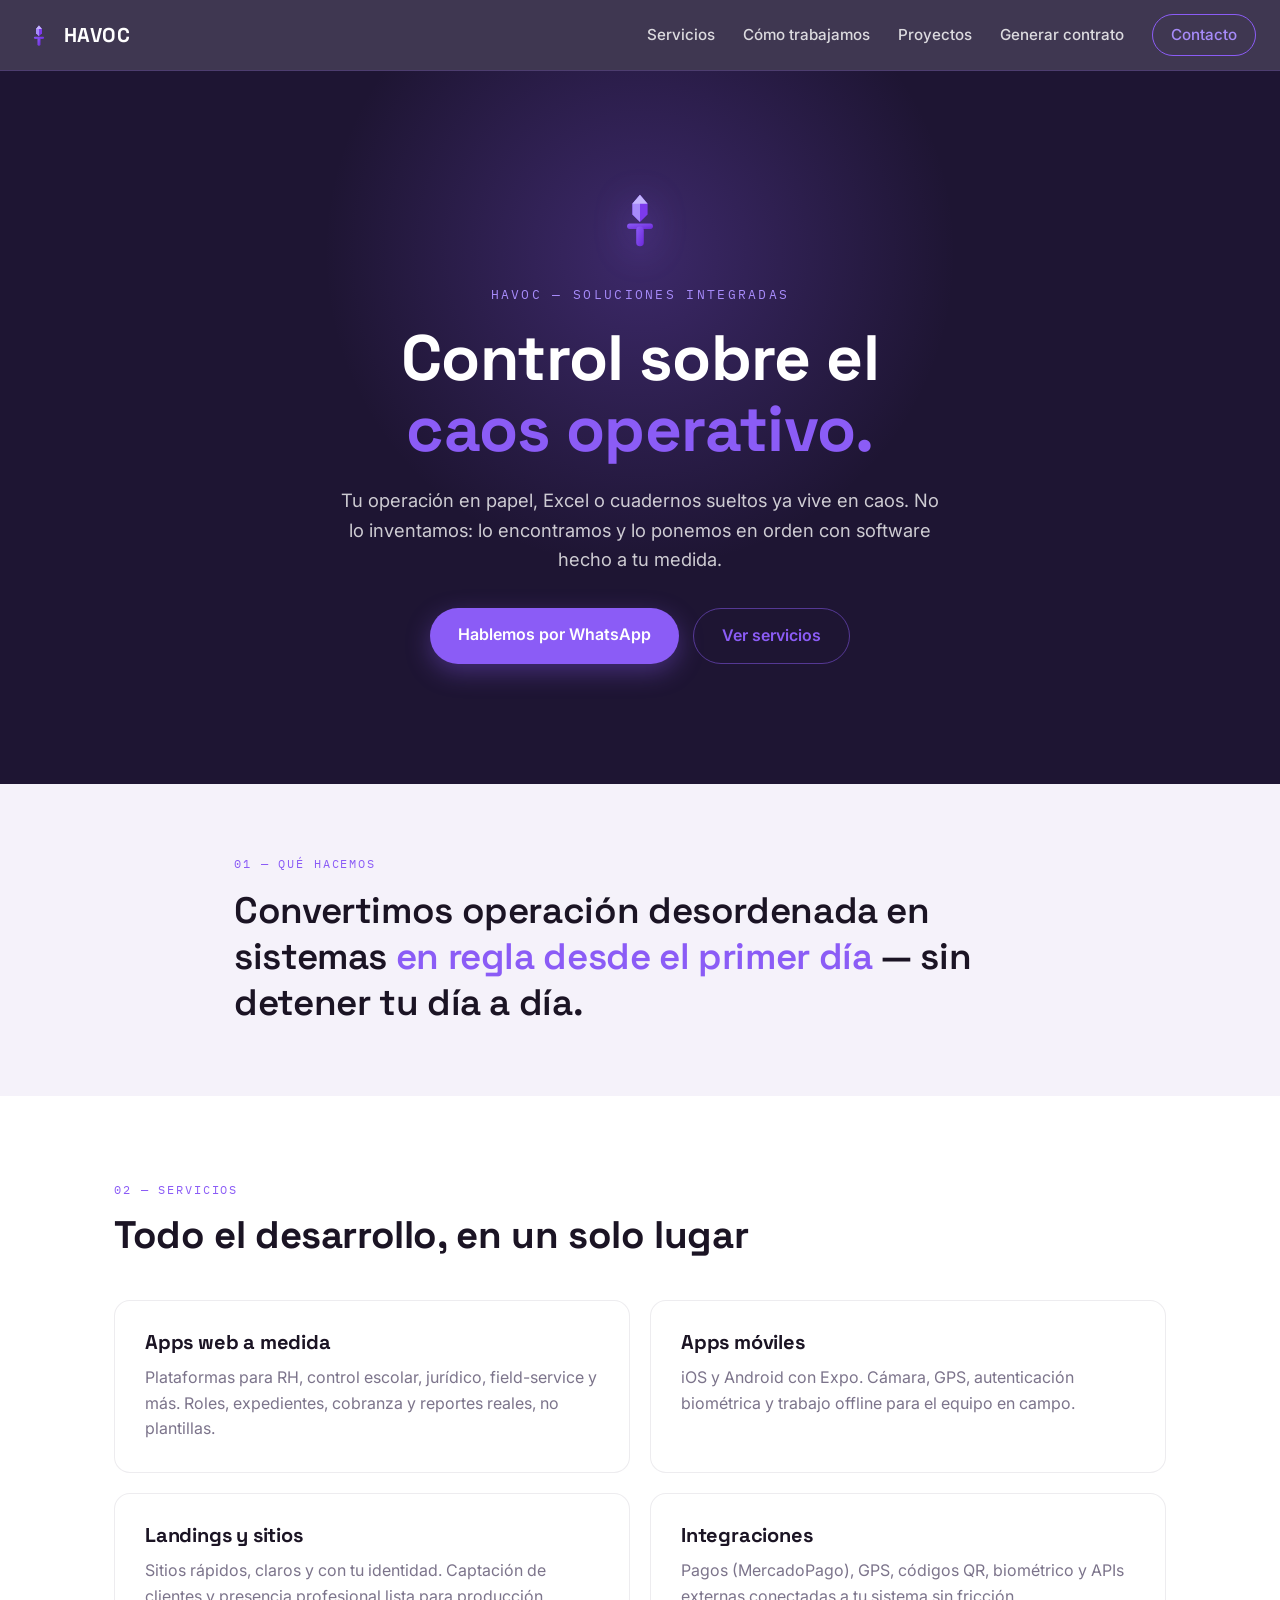
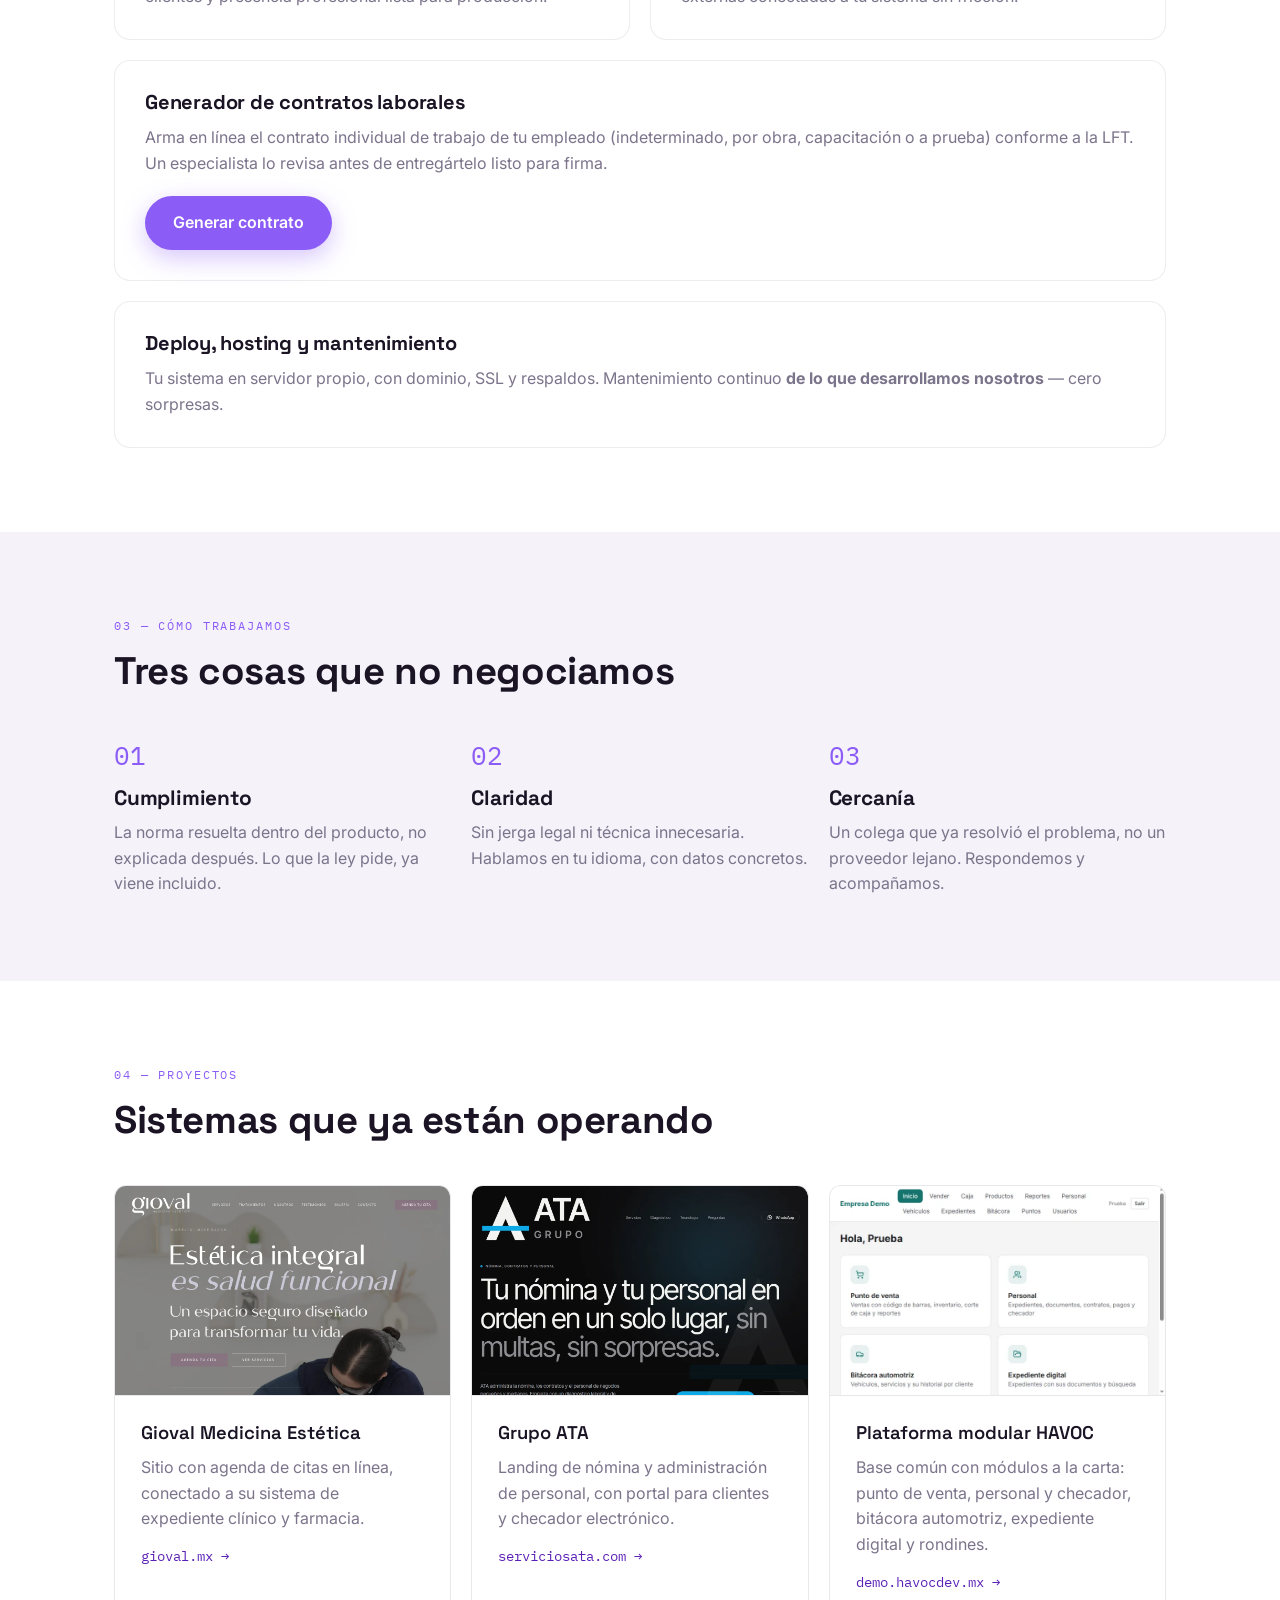
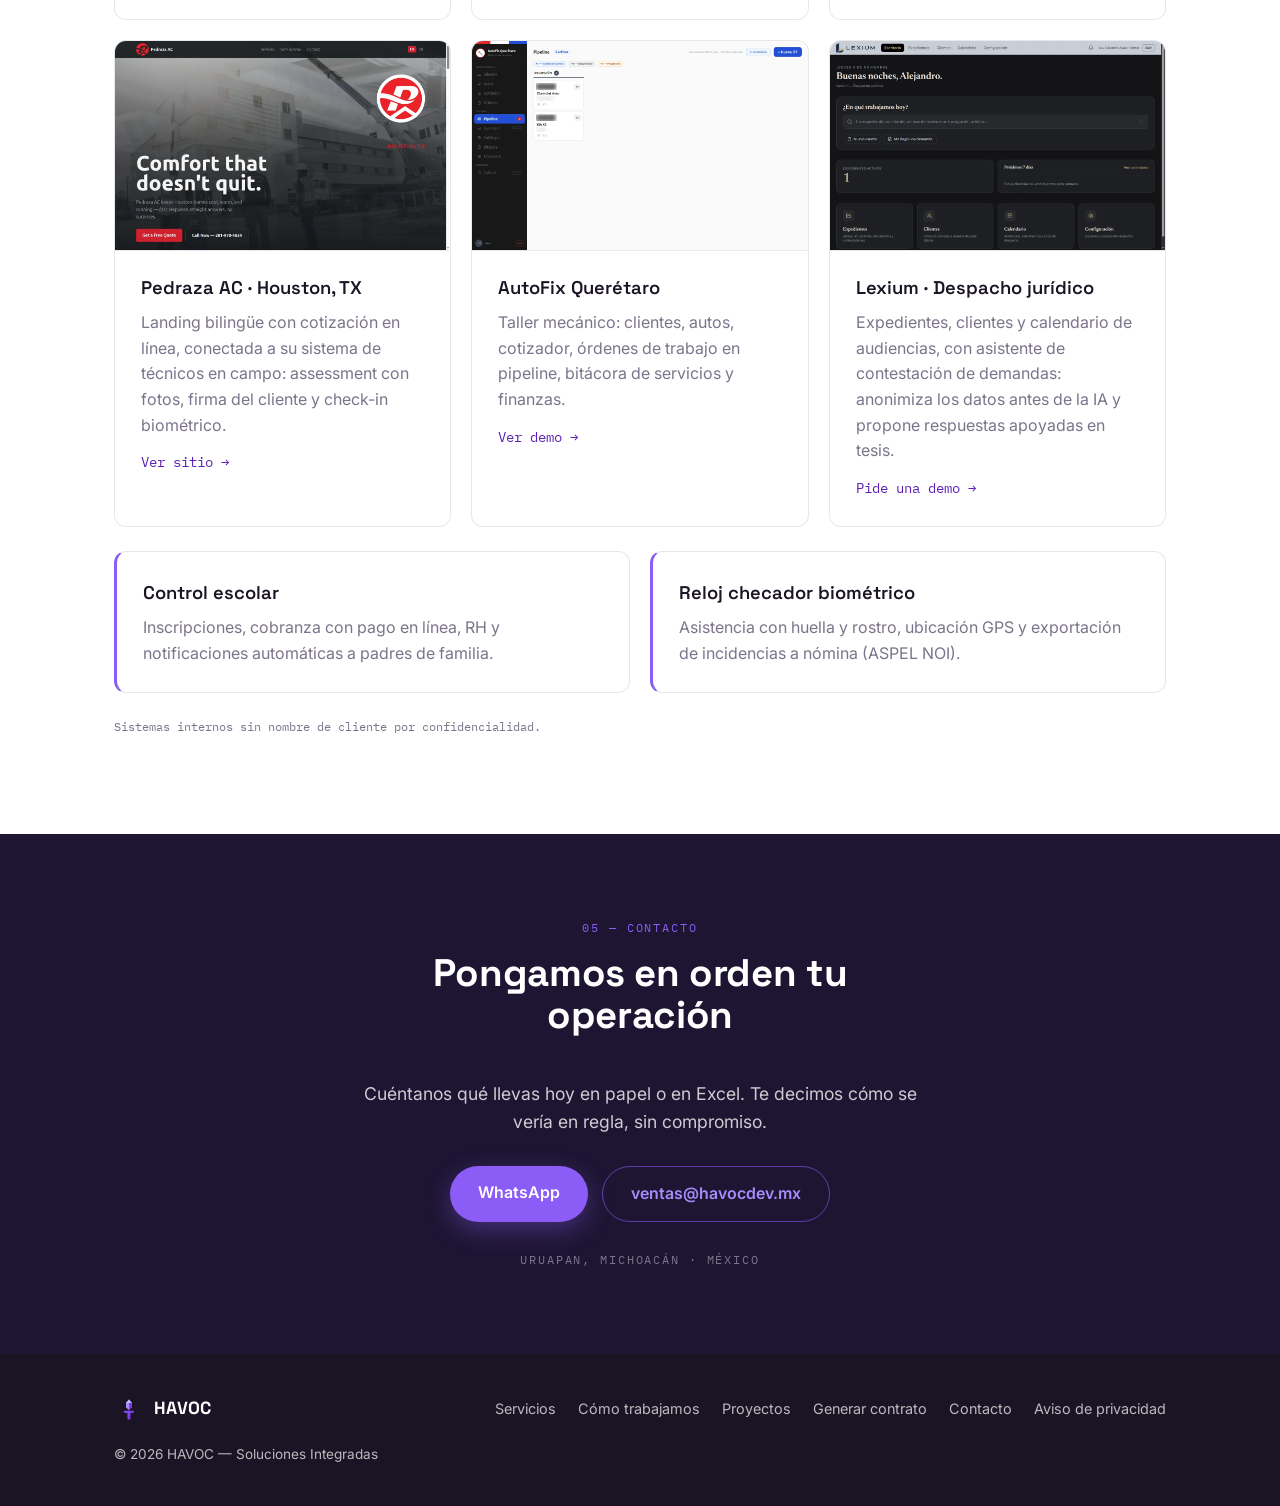
<file: index.html>
<!DOCTYPE html>
<html lang="es">
<head>
  <meta charset="UTF-8">
  <meta name="viewport" content="width=device-width, initial-scale=1.0">
  <title>HAVOC — Soluciones Integradas | Desarrollo de software a medida</title>
  <meta name="description" content="HAVOC pone en orden tu operación: apps web y móviles a medida, integraciones y hosting. Control sobre el caos operativo. Uruapan, Michoacán.">

  <link rel="icon" type="image/svg+xml" href="favicon.svg">

  <!-- Open Graph / WhatsApp -->
  <meta property="og:type" content="website">
  <meta property="og:title" content="HAVOC — Soluciones Integradas">
  <meta property="og:description" content="Control sobre el caos operativo. Desarrollo de software a medida: web, móvil, integraciones y hosting.">
  <meta property="og:url" content="https://havocdev.mx">
  <meta property="og:image" content="https://havocdev.mx/og.png">
  <meta name="theme-color" content="#1E1533">

  <link rel="preconnect" href="https://fonts.googleapis.com">
  <link rel="preconnect" href="https://fonts.gstatic.com" crossorigin>
  <link href="https://fonts.googleapis.com/css2?family=Space+Grotesk:wght@600;700&family=Inter:wght@400;500;600;700&family=IBM+Plex+Mono:wght@400;500&display=swap" rel="stylesheet">

  <link rel="stylesheet" href="styles.css?v=2">
</head>
<body>

  <!-- baculo reutilizable -->
  <svg width="0" height="0" style="position:absolute" aria-hidden="true">
    <defs>
      <linearGradient id="g-shaft" x1="0" y1="0" x2="1" y2="1">
        <stop offset="0" stop-color="#8B5CF6"/>
        <stop offset="1" stop-color="#6D28D9"/>
      </linearGradient>
      <symbol id="baculo" viewBox="0 0 100 100">
        <polygon points="50,18 40,30 40,44 50,54 60,44 60,30" fill="#7C3AED"/>
        <polygon points="50,18 40,30 40,44 50,54" fill="#A78BFA"/>
        <polygon points="50,18 40,30 60,30" fill="#C4B5FD"/>
        <rect x="33" y="56" width="34" height="7" rx="3.5" fill="url(#g-shaft)"/>
        <rect x="45" y="60" width="10" height="26" rx="5" fill="url(#g-shaft)"/>
      </symbol>
    </defs>
  </svg>

  <header class="nav" id="top">
    <a class="brand" href="#top" aria-label="HAVOC inicio">
      <svg class="brand-mark" viewBox="0 0 100 100" aria-hidden="true"><use href="#baculo"/></svg>
      <span class="brand-name">HAVOC</span>
    </a>
    <nav class="nav-links" id="menu">
      <a href="#servicios">Servicios</a>
      <a href="#trabajo">Cómo trabajamos</a>
      <a href="#proyectos">Proyectos</a>
      <a href="/contratos/">Generar contrato</a>
      <a class="nav-cta" href="#contacto">Contacto</a>
    </nav>
    <button class="nav-toggle" aria-label="Abrir menú" aria-expanded="false" aria-controls="menu">
      <span></span><span></span><span></span>
    </button>
  </header>

  <main>

    <!-- HERO -->
    <section class="hero">
      <div class="hero-glow" aria-hidden="true"></div>
      <div class="hero-inner">
        <svg class="hero-mark" viewBox="0 0 100 100" aria-hidden="true"><use href="#baculo"/></svg>
        <p class="eyebrow">HAVOC — Soluciones Integradas</p>
        <h1>Control sobre el<br><span class="accent">caos operativo.</span></h1>
        <p class="lead">Tu operación en papel, Excel o cuadernos sueltos ya vive en caos.
          No lo inventamos: lo encontramos y lo ponemos en orden con software hecho a tu medida.</p>
        <div class="hero-actions">
          <a class="btn btn-primary" href="#contacto">Hablemos por WhatsApp</a>
          <a class="btn btn-ghost" href="#servicios">Ver servicios</a>
        </div>
      </div>
    </section>

    <!-- QUE HACEMOS / POSICIONAMIENTO -->
    <section class="band">
      <div class="wrap band-lead">
        <p class="mono-label">01 — Qué hacemos</p>
        <p class="big-statement">Convertimos operación desordenada en sistemas <span class="accent">en regla desde el primer día</span> — sin detener tu día a día.</p>
      </div>
    </section>

    <!-- SERVICIOS -->
    <section class="section" id="servicios">
      <div class="wrap">
        <p class="mono-label">02 — Servicios</p>
        <h2 class="section-title">Todo el desarrollo, en un solo lugar</h2>
        <div class="grid grid-services">

          <article class="card">
            <h3>Apps web a medida</h3>
            <p>Plataformas para RH, control escolar, jurídico, field-service y más. Roles, expedientes, cobranza y reportes reales, no plantillas.</p>
          </article>

          <article class="card">
            <h3>Apps móviles</h3>
            <p>iOS y Android con Expo. Cámara, GPS, autenticación biométrica y trabajo offline para el equipo en campo.</p>
          </article>

          <article class="card">
            <h3>Landings y sitios</h3>
            <p>Sitios rápidos, claros y con tu identidad. Captación de clientes y presencia profesional lista para producción.</p>
          </article>

          <article class="card">
            <h3>Integraciones</h3>
            <p>Pagos (MercadoPago), GPS, códigos QR, biométrico y APIs externas conectadas a tu sistema sin fricción.</p>
          </article>

          <article class="card card-wide">
            <h3>Generador de contratos laborales</h3>
            <p>Arma en línea el contrato individual de trabajo de tu empleado (indeterminado, por obra, capacitación o a prueba) conforme a la LFT. Un especialista lo revisa antes de entregártelo listo para firma.</p>
            <a class="btn btn-primary card-btn" href="/contratos/">Generar contrato</a>
          </article>

          <article class="card card-wide">
            <h3>Deploy, hosting y mantenimiento</h3>
            <p>Tu sistema en servidor propio, con dominio, SSL y respaldos. Mantenimiento continuo <strong>de lo que desarrollamos nosotros</strong> — cero sorpresas.</p>
          </article>

        </div>
      </div>
    </section>

    <!-- COMO TRABAJAMOS -->
    <section class="section section-alt" id="trabajo">
      <div class="wrap">
        <p class="mono-label">03 — Cómo trabajamos</p>
        <h2 class="section-title">Tres cosas que no negociamos</h2>
        <div class="grid grid-values">

          <div class="value">
            <span class="value-num">01</span>
            <h3>Cumplimiento</h3>
            <p>La norma resuelta dentro del producto, no explicada después. Lo que la ley pide, ya viene incluido.</p>
          </div>

          <div class="value">
            <span class="value-num">02</span>
            <h3>Claridad</h3>
            <p>Sin jerga legal ni técnica innecesaria. Hablamos en tu idioma, con datos concretos.</p>
          </div>

          <div class="value">
            <span class="value-num">03</span>
            <h3>Cercanía</h3>
            <p>Un colega que ya resolvió el problema, no un proveedor lejano. Respondemos y acompañamos.</p>
          </div>

        </div>
      </div>
    </section>

    <!-- PROYECTOS -->
    <section class="section" id="proyectos">
      <div class="wrap">
        <p class="mono-label">04 — Proyectos</p>
        <h2 class="section-title">Sistemas que ya están operando</h2>

        <div class="grid grid-projects grid-sites">
          <a class="site" href="https://gioval.mx" target="_blank" rel="noopener">
            <img src="assets/proyectos/gioval.webp" alt="Portada del sitio de Gioval Medicina Estética" width="1280" height="800" loading="lazy">
            <span class="site-body">
              <span class="project-sector">Gioval Medicina Estética</span>
              <span class="project-desc">Sitio con agenda de citas en línea, conectado a su sistema de expediente clínico y farmacia.</span>
              <span class="site-link">gioval.mx →</span>
            </span>
          </a>
          <a class="site" href="https://serviciosata.com" target="_blank" rel="noopener">
            <img src="assets/proyectos/ata.webp" alt="Portada del sitio de Grupo ATA" width="1280" height="800" loading="lazy">
            <span class="site-body">
              <span class="project-sector">Grupo ATA</span>
              <span class="project-desc">Landing de nómina y administración de personal, con portal para clientes y checador electrónico.</span>
              <span class="site-link">serviciosata.com →</span>
            </span>
          </a>
          <a class="site" href="https://demo.havocdev.mx" target="_blank" rel="noopener">
            <img src="assets/proyectos/demo.webp" alt="Panel de la plataforma modular HAVOC con sus módulos" width="800" height="500" loading="lazy">
            <span class="site-body">
              <span class="project-sector">Plataforma modular HAVOC</span>
              <span class="project-desc">Base común con módulos a la carta: punto de venta, personal y checador, bitácora automotriz, expediente digital y rondines.</span>
              <span class="site-link">demo.havocdev.mx →</span>
            </span>
          </a>
          <a class="site" href="http://167.233.29.72:8090" target="_blank" rel="noopener">
            <img src="assets/proyectos/pedraza.webp" alt="Portada del sitio de Pedraza AC en Houston" width="1280" height="800" loading="lazy">
            <span class="site-body">
              <span class="project-sector">Pedraza AC · Houston, TX</span>
              <span class="project-desc">Landing bilingüe con cotización en línea, conectada a su sistema de técnicos en campo: assessment con fotos, firma del cliente y check-in biométrico.</span>
              <span class="site-link">Ver sitio →</span>
            </span>
          </a>
          <a class="site" href="https://demo.havocdev.mx/taller" target="_blank" rel="noopener">
            <img src="assets/proyectos/autofix.webp" alt="Panel de AutoFix Querétaro con las órdenes de trabajo en recepción" width="1280" height="800" loading="lazy">
            <span class="site-body">
              <span class="project-sector">AutoFix Querétaro</span>
              <span class="project-desc">Taller mecánico: clientes, autos, cotizador, órdenes de trabajo en pipeline, bitácora de servicios y finanzas.</span>
              <span class="site-link">Ver demo →</span>
            </span>
          </a>
          <a class="site" href="#contacto">
            <img src="assets/proyectos/lexium.webp" alt="Escritorio de Lexium, sistema de gestión para despacho jurídico" width="1280" height="800" loading="lazy">
            <span class="site-body">
              <span class="project-sector">Lexium · Despacho jurídico</span>
              <span class="project-desc">Expedientes, clientes y calendario de audiencias, con asistente de contestación de demandas: anonimiza los datos antes de la IA y propone respuestas apoyadas en tesis.</span>
              <span class="site-link">Pide una demo →</span>
            </span>
          </a>
        </div>

        <div class="grid grid-projects">

          <article class="project">
            <p class="project-sector">Control escolar</p>
            <p class="project-desc">Inscripciones, cobranza con pago en línea, RH y notificaciones automáticas a padres de familia.</p>
          </article>

          <article class="project">
            <p class="project-sector">Reloj checador biométrico</p>
            <p class="project-desc">Asistencia con huella y rostro, ubicación GPS y exportación de incidencias a nómina (ASPEL NOI).</p>
          </article>

        </div>
        <p class="projects-note">Sistemas internos sin nombre de cliente por confidencialidad.</p>
      </div>
    </section>

    <!-- CONTACTO -->
    <section class="section section-contact" id="contacto">
      <div class="wrap contact-inner">
        <p class="mono-label">05 — Contacto</p>
        <h2 class="section-title">Pongamos en orden tu operación</h2>
        <p class="contact-lead">Cuéntanos qué llevas hoy en papel o en Excel. Te decimos cómo se vería en regla, sin compromiso.</p>
        <div class="contact-actions">
          <a class="btn btn-primary" href="https://wa.me/524521741567?text=Hola%20HAVOC%2C%20quiero%20informaci%C3%B3n%20sobre%20un%20desarrollo" target="_blank" rel="noopener">WhatsApp</a>
          <a class="btn btn-ghost" href="mailto:ventas@havocdev.mx">ventas@havocdev.mx</a>
        </div>
        <p class="contact-loc mono-label">Uruapan, Michoacán · México</p>
      </div>
    </section>

  </main>

  <footer class="footer">
    <div class="wrap footer-inner">
      <a class="brand" href="#top" aria-label="HAVOC inicio">
        <svg class="brand-mark" viewBox="0 0 100 100" aria-hidden="true"><use href="#baculo"/></svg>
        <span class="brand-name">HAVOC</span>
      </a>
      <nav class="footer-links">
        <a href="#servicios">Servicios</a>
        <a href="#trabajo">Cómo trabajamos</a>
        <a href="#proyectos">Proyectos</a>
        <a href="/contratos/">Generar contrato</a>
        <a href="#contacto">Contacto</a>
        <a href="aviso-privacidad.html">Aviso de privacidad</a>
      </nav>
      <p class="footer-legal">© 2026 HAVOC — Soluciones Integradas</p>
    </div>
  </footer>

  <script src="main.js"></script>
</body>
</html>
</file>
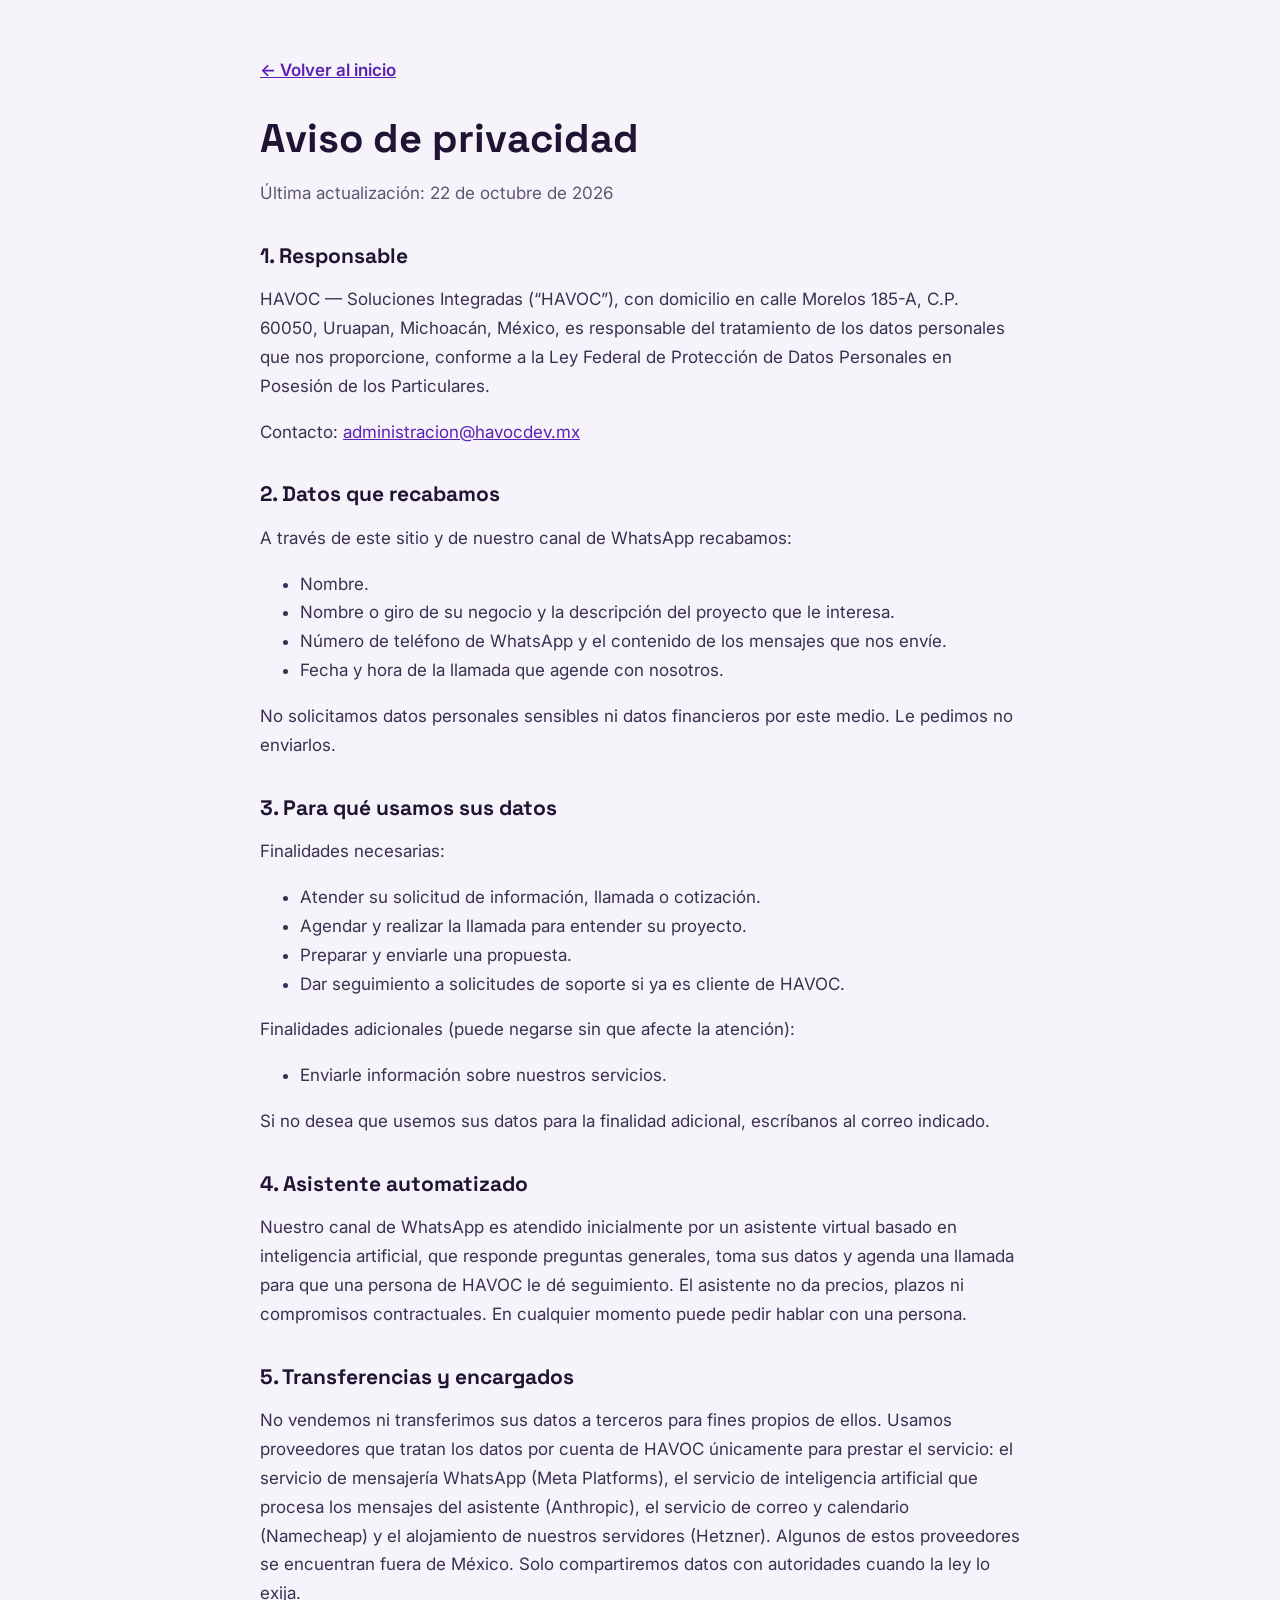
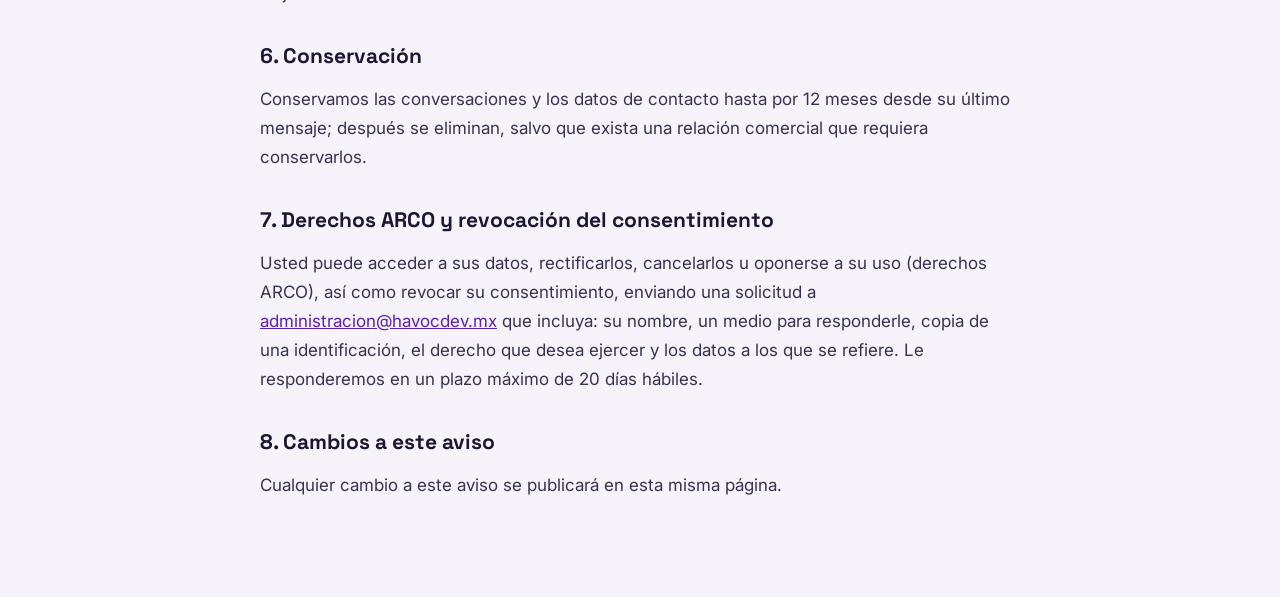
<file: aviso-privacidad.html>
<!DOCTYPE html>
<!-- BORRADOR: requiere revisión del usuario (abogado) antes de publicar. -->
<html lang="es">
<head>
<meta charset="UTF-8">
<meta name="viewport" content="width=device-width, initial-scale=1.0">
<title>Aviso de privacidad | HAVOC</title>
<meta name="description" content="Aviso de privacidad de HAVOC — Soluciones Integradas.">
<meta name="robots" content="noindex">
<link rel="icon" type="image/svg+xml" href="favicon.svg">
<link href="https://fonts.googleapis.com/css2?family=Space+Grotesk:wght@600;700&family=Inter:wght@400;600&display=swap" rel="stylesheet">
<style>
body{margin:0;background:#F6F4FA;color:#1E1533;font:400 17px/1.7 Inter,system-ui,sans-serif}
main{max-width:760px;margin:0 auto;padding:48px 16px 80px}
h1,h2{font-family:"Space Grotesk",sans-serif;line-height:1.15;color:#1E1533}
h1{font-size:clamp(30px,5vw,40px);margin:24px 0 8px}
h2{font-size:21px;margin:36px 0 8px}
p,li{color:#3A3150}
a{color:#5B21B6}
.back{display:inline-flex;align-items:center;min-height:44px;font-weight:600}
.meta{color:#5E5672}
</style>
</head>
<body>
<main>
  <a class="back" href="/">← Volver al inicio</a>
  <h1>Aviso de privacidad</h1>
  <p class="meta">Última actualización: 22 de octubre de 2026</p>

  <h2>1. Responsable</h2>
  <p>HAVOC — Soluciones Integradas (“HAVOC”), con domicilio en calle Morelos 185-A, C.P. 60050, Uruapan, Michoacán, México, es responsable del tratamiento de los datos personales que nos proporcione, conforme a la Ley Federal de Protección de Datos Personales en Posesión de los Particulares.</p>
  <p>Contacto: <a href="mailto:administracion@havocdev.mx">administracion@havocdev.mx</a></p>

  <h2>2. Datos que recabamos</h2>
  <p>A través de este sitio y de nuestro canal de WhatsApp recabamos:</p>
  <ul>
    <li>Nombre.</li>
    <li>Nombre o giro de su negocio y la descripción del proyecto que le interesa.</li>
    <li>Número de teléfono de WhatsApp y el contenido de los mensajes que nos envíe.</li>
    <li>Fecha y hora de la llamada que agende con nosotros.</li>
  </ul>
  <p>No solicitamos datos personales sensibles ni datos financieros por este medio. Le pedimos no enviarlos.</p>

  <h2>3. Para qué usamos sus datos</h2>
  <p>Finalidades necesarias:</p>
  <ul>
    <li>Atender su solicitud de información, llamada o cotización.</li>
    <li>Agendar y realizar la llamada para entender su proyecto.</li>
    <li>Preparar y enviarle una propuesta.</li>
    <li>Dar seguimiento a solicitudes de soporte si ya es cliente de HAVOC.</li>
  </ul>
  <p>Finalidades adicionales (puede negarse sin que afecte la atención):</p>
  <ul>
    <li>Enviarle información sobre nuestros servicios.</li>
  </ul>
  <p>Si no desea que usemos sus datos para la finalidad adicional, escríbanos al correo indicado.</p>

  <h2>4. Asistente automatizado</h2>
  <p>Nuestro canal de WhatsApp es atendido inicialmente por un asistente virtual basado en inteligencia artificial, que responde preguntas generales, toma sus datos y agenda una llamada para que una persona de HAVOC le dé seguimiento. El asistente no da precios, plazos ni compromisos contractuales. En cualquier momento puede pedir hablar con una persona.</p>

  <h2>5. Transferencias y encargados</h2>
  <p>No vendemos ni transferimos sus datos a terceros para fines propios de ellos. Usamos proveedores que tratan los datos por cuenta de HAVOC únicamente para prestar el servicio: el servicio de mensajería WhatsApp (Meta Platforms), el servicio de inteligencia artificial que procesa los mensajes del asistente (Anthropic), el servicio de correo y calendario (Namecheap) y el alojamiento de nuestros servidores (Hetzner). Algunos de estos proveedores se encuentran fuera de México. Solo compartiremos datos con autoridades cuando la ley lo exija.</p>

  <h2>6. Conservación</h2>
  <p>Conservamos las conversaciones y los datos de contacto hasta por 12 meses desde su último mensaje; después se eliminan, salvo que exista una relación comercial que requiera conservarlos.</p>

  <h2>7. Derechos ARCO y revocación del consentimiento</h2>
  <p>Usted puede acceder a sus datos, rectificarlos, cancelarlos u oponerse a su uso (derechos ARCO), así como revocar su consentimiento, enviando una solicitud a <a href="mailto:administracion@havocdev.mx">administracion@havocdev.mx</a> que incluya: su nombre, un medio para responderle, copia de una identificación, el derecho que desea ejercer y los datos a los que se refiere. Le responderemos en un plazo máximo de 20 días hábiles.</p>

  <h2>8. Cambios a este aviso</h2>
  <p>Cualquier cambio a este aviso se publicará en esta misma página.</p>
</main>
</body>
</html>
</file>
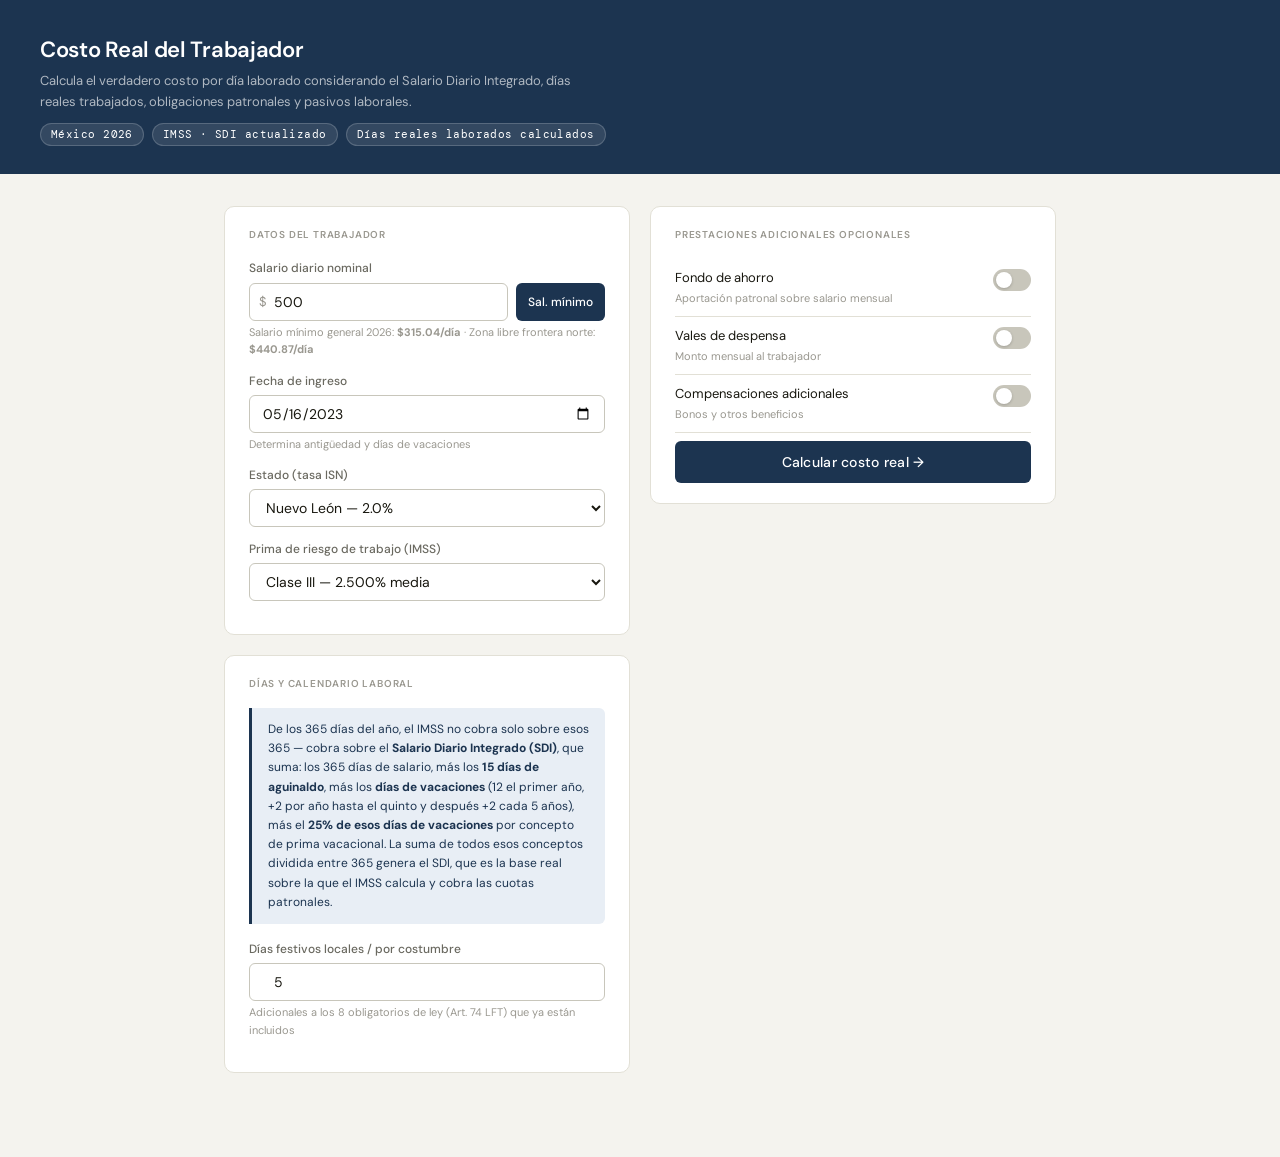
<file: costo-laboral.html>
<!DOCTYPE html>
<html lang="es">
<head>
<meta charset="UTF-8">
<meta name="viewport" content="width=device-width, initial-scale=1.0">
<title>Costo Real del Trabajador · México 2026</title>
<link href="https://fonts.googleapis.com/css2?family=DM+Sans:ital,wght@0,300;0,400;0,500;0,600;1,400&family=DM+Mono:wght@400;500&display=swap" rel="stylesheet">
<style>
:root{
  --bg:#f4f3ee;--surface:#ffffff;--surface2:#f0efe8;--border:#e2e0d6;--border2:#c8c6bb;
  --text:#18170f;--text2:#6a6960;--text3:#9a9890;
  --navy:#1c3450;--navy-light:#e8eef5;
  --amber:#8a4f08;--amber-bg:#fef2de;
  --red:#7d1f1f;--red-bg:#fde8e8;
  --teal:#0b5c49;--teal-bg:#e2f4ef;
  --green:#2a5618;--green-bg:#e8f3e2;
  --purple:#4a2c7a;--purple-bg:#f0ebfa;
  --r:10px;--rs:6px;
}
*{box-sizing:border-box;margin:0;padding:0}
body{font-family:'DM Sans',sans-serif;background:var(--bg);color:var(--text);font-size:14px;line-height:1.6}

.page-header{background:var(--navy);color:#fff;padding:2rem 2.5rem 1.75rem}
.page-header h1{font-size:22px;font-weight:600;letter-spacing:-.3px;margin-bottom:4px}
.page-header p{font-size:13px;opacity:.65;max-width:560px}
.tag-row{margin-top:10px;display:flex;gap:8px;flex-wrap:wrap}
.tag{font-size:11px;font-family:'DM Mono',monospace;background:rgba(255,255,255,.1);border:1px solid rgba(255,255,255,.18);border-radius:20px;padding:2px 10px;letter-spacing:.04em}

.container{max-width:880px;margin:0 auto;padding:2rem 1.5rem 4rem}

/* GRID */
.grid-2{display:grid;grid-template-columns:1fr 1fr;gap:1.25rem}
@media(max-width:660px){.grid-2{grid-template-columns:1fr}}

/* CARD */
.card{background:var(--surface);border:1px solid var(--border);border-radius:var(--r);padding:1.25rem 1.5rem;margin-bottom:1.25rem}
.card-title{font-size:10px;font-weight:600;letter-spacing:.08em;text-transform:uppercase;color:var(--text3);margin-bottom:1rem}

/* FORM */
.field{margin-bottom:.8rem}
.field label{display:block;font-size:12px;font-weight:500;color:var(--text2);margin-bottom:4px}
.field .hint{font-size:11px;color:var(--text3);margin-top:3px}
.input-wrap{position:relative}
.input-wrap .prefix,.input-wrap .suffix{position:absolute;top:50%;transform:translateY(-50%);font-size:13px;color:var(--text3);pointer-events:none}
.input-wrap .prefix{left:10px}
.input-wrap .suffix{right:10px}
input[type=number],input[type=date],select{
  width:100%;height:38px;border:1px solid var(--border2);border-radius:var(--rs);
  background:var(--surface);color:var(--text);font-family:'DM Sans',sans-serif;
  font-size:14px;padding:0 12px;outline:none;transition:border-color .15s
}
input[type=number]{padding-left:24px}
input[type=number].suf{padding-right:28px}
input:focus,select:focus{border-color:var(--navy)}
.field-2col{display:grid;grid-template-columns:1fr 1fr;gap:10px}

/* TOGGLE */
.toggle-row{display:flex;align-items:flex-start;gap:10px;padding:.55rem 0;border-bottom:1px solid var(--border)}
.toggle-row:last-child{border-bottom:none}
.t-label{flex:1;font-size:13px;color:var(--text)}
.t-label small{display:block;font-size:11px;color:var(--text3);margin-top:1px}
.toggle{position:relative;width:38px;height:22px;flex-shrink:0;margin-top:1px}
.toggle input{opacity:0;width:0;height:0}
.knob{position:absolute;inset:0;background:var(--border2);border-radius:22px;cursor:pointer;transition:background .2s}
.knob::before{content:'';position:absolute;width:16px;height:16px;left:3px;top:3px;background:#fff;border-radius:50%;transition:transform .2s;box-shadow:0 1px 3px rgba(0,0,0,.2)}
.toggle input:checked+.knob{background:var(--navy)}
.toggle input:checked+.knob::before{transform:translateX(16px)}
.sub-fields{padding:.6rem 0 .2rem 0;display:none}
.sub-fields.open{display:block}

/* BUTTON */
.btn-calc{
  width:100%;padding:12px;background:var(--navy);color:#fff;border:none;
  border-radius:var(--rs);font-family:'DM Sans',sans-serif;font-size:14px;
  font-weight:500;cursor:pointer;transition:opacity .15s;margin-top:.5rem;letter-spacing:.02em
}
.btn-calc:hover{opacity:.88}

/* SUMMARY CARDS */
.sum-grid{display:grid;grid-template-columns:repeat(auto-fit,minmax(145px,1fr));gap:10px;margin-bottom:1.5rem}
.sc{background:var(--surface);border:1px solid var(--border);border-radius:var(--rs);padding:.85rem 1rem}
.sc .sl{font-size:10px;color:var(--text3);margin-bottom:3px;line-height:1.35;font-weight:500;letter-spacing:.03em;text-transform:uppercase}
.sc .sv{font-size:17px;font-weight:600}
.sc.navy{background:var(--navy);border-color:var(--navy)}
.sc.navy .sl{color:rgba(255,255,255,.55)}
.sc.navy .sv{color:#fff}
.sc.amber .sv{color:var(--amber)}
.sc.red .sv{color:var(--red)}
.sc.teal .sv{color:var(--teal)}
.sc.green .sv{color:var(--green)}
.sc.purple .sv{color:var(--purple)}

/* TABLA PRINCIPAL DE COSTOS */
.cost-table-wrap{background:var(--surface);border:1px solid var(--border);border-radius:var(--r);overflow:hidden;margin-bottom:1.25rem}
.cost-table-title{background:var(--navy);color:#fff;padding:.65rem 1.25rem;font-size:11px;font-weight:600;letter-spacing:.07em;text-transform:uppercase}
table.cost{width:100%;border-collapse:collapse;font-size:13px}
table.cost th{padding:7px 14px;text-align:left;font-size:10px;font-weight:600;letter-spacing:.06em;text-transform:uppercase;color:var(--text3);background:var(--surface2)}
table.cost th:last-child{text-align:right}
table.cost td{padding:9px 14px;border-top:1px solid var(--border)}
table.cost td:last-child{text-align:right;font-family:'DM Mono',monospace;font-size:13px}
table.cost tr.grp td{background:var(--surface2);font-size:10px;font-weight:600;text-transform:uppercase;letter-spacing:.06em;color:var(--text3);padding:5px 14px}
table.cost tr.sub td{color:var(--text2)}
table.cost tr.sub td:first-child{padding-left:26px}
table.cost tr.subtotal td{font-weight:500;background:var(--surface2);color:var(--text2)}
table.cost tr.subtotal td:last-child{color:var(--text)}
table.cost tr.total-final td{font-weight:600;background:var(--navy);color:#fff}
table.cost tr.total-final td:last-child{color:#fff}
table.cost tr.highlight-row td{background:var(--amber-bg)}
table.cost tr.highlight-row td:last-child{color:var(--amber);font-weight:500}

.pill{display:inline-block;font-size:10px;padding:1px 7px;border-radius:20px;margin-left:6px;font-weight:500;vertical-align:middle}
.pe{background:var(--green-bg);color:var(--green)}
.pa{background:var(--amber-bg);color:var(--amber)}
.pn{background:var(--navy-light);color:var(--navy)}

/* TABS */
.tabs-wrap{background:var(--surface);border:1px solid var(--border);border-radius:var(--r);overflow:hidden;margin-bottom:1.25rem}
.tabs-bar{display:flex;flex-wrap:wrap;border-bottom:1px solid var(--border);padding:0 1rem}
.tab-btn{font-family:'DM Sans',sans-serif;font-size:12px;font-weight:500;color:var(--text3);background:none;border:none;padding:9px 12px;cursor:pointer;border-bottom:2px solid transparent;margin-bottom:-1px;transition:color .15s;white-space:nowrap}
.tab-btn:hover{color:var(--text)}
.tab-btn.active{color:var(--navy);border-bottom-color:var(--navy)}
.tab-body{padding:1.25rem 1.5rem}
.tab-panel{display:none}
.tab-panel.active{display:block}

.note{font-size:11px;color:var(--text3);line-height:1.65;padding:.4rem 0}
.info-box{background:var(--navy-light);border-left:3px solid var(--navy);border-radius:0 var(--rs) var(--rs) 0;padding:.75rem 1rem;font-size:12px;color:var(--navy);line-height:1.6;margin-bottom:1rem}
.warn-box{background:var(--amber-bg);border-left:3px solid var(--amber);border-radius:0 var(--rs) var(--rs) 0;padding:.75rem 1rem;font-size:12px;color:var(--amber);line-height:1.6;margin-bottom:1rem}

#resultado{display:none}
#resultado.visible{display:block}
.sec-divider{height:1px;background:var(--border);margin:1.75rem 0}
.sec-label{font-size:11px;font-weight:600;letter-spacing:.08em;text-transform:uppercase;color:var(--text3);margin-bottom:1rem}

table.cost tr.imss-summary-row td{background:var(--navy-light)}
table.cost tr.imss-summary-row:hover td{background:#dce6f0}
table.cost tr.imss-detail td{background:#f7fafd;font-size:12px;color:var(--text2)}
table.cost tr.imss-detail td:last-child{color:var(--text2);font-size:12px}
.footer-note{margin-top:2rem;padding:1rem 1.25rem;background:var(--surface2);border:1px solid var(--border);border-radius:var(--rs);font-size:11px;color:var(--text3);line-height:1.7}
</style>
</head>
<body>

<div class="page-header">
  <h1>Costo Real del Trabajador</h1>
  <p>Calcula el verdadero costo por día laborado considerando el Salario Diario Integrado, días reales trabajados, obligaciones patronales y pasivos laborales.</p>
  <div class="tag-row">
    <span class="tag">México 2026</span>
    <span class="tag">IMSS · SDI actualizado</span>
    <span class="tag">Días reales laborados calculados</span>
  </div>
</div>

<div class="container">
  <div class="grid-2">

    <!-- COLUMNA IZQUIERDA -->
    <div>
      <div class="card">
        <div class="card-title">Datos del trabajador</div>

        <div class="field">
          <label>Salario diario nominal</label>
          <div style="display:flex;gap:8px;align-items:center">
            <div class="input-wrap" style="flex:1">
              <span class="prefix">$</span>
              <input type="number" id="sal-diario" value="500" min="0" step="10">
            </div>
            <button onclick="usarSalarioMinimo()" title="Usar salario mínimo vigente 2026" style="flex-shrink:0;height:38px;padding:0 12px;background:var(--navy);color:#fff;border:none;border-radius:var(--rs);font-family:'DM Sans',sans-serif;font-size:12px;font-weight:500;cursor:pointer;white-space:nowrap;transition:opacity .15s" onmouseover="this.style.opacity='.8'" onmouseout="this.style.opacity='1'">
              Sal. mínimo
            </button>
          </div>
          <div class="hint">Salario mínimo general 2026: <strong>$315.04/día</strong> · Zona libre frontera norte: <strong>$440.87/día</strong></div>
        </div>

        <div class="field">
          <label>Fecha de ingreso</label>
          <input type="date" id="fecha-ingreso" value="2023-05-16">
          <div class="hint">Determina antigüedad y días de vacaciones</div>
        </div>

        <div class="field">
          <label>Estado (tasa ISN)</label>
          <select id="estado">
            <option value="3.0">Ciudad de México — 3.0%</option>
            <option value="2.0" selected>Nuevo León — 2.0%</option>
            <option value="2.0">Jalisco — 2.0%</option>
            <option value="2.0">Estado de México — 2.0%</option>
            <option value="2.5">Coahuila — 2.5%</option>
            <option value="2.0">Tamaulipas — 2.0%</option>
            <option value="2.0">Veracruz — 2.0%</option>
            <option value="2.0">Otro estado — 2.0%</option>
          </select>
        </div>

        <div class="field">
          <label>Prima de riesgo de trabajo (IMSS)</label>
          <select id="prima-riesgo">
            <option value="0.005">Clase I — 0.500% mínima</option>
            <option value="0.010">Clase II — 1.000%</option>
            <option value="0.025" selected>Clase III — 2.500% media</option>
            <option value="0.050">Clase IV — 5.000%</option>
            <option value="0.075">Clase V — 7.500%</option>
            <option value="0.150">Prima máxima — 15.000%</option>
          </select>
        </div>
      </div>

      <div class="card">
        <div class="card-title">Días y calendario laboral</div>

        <div class="info-box">
          De los 365 días del año, el IMSS no cobra solo sobre esos 365 — cobra sobre el <strong>Salario Diario Integrado (SDI)</strong>, que suma: los 365 días de salario, más los <strong>15 días de aguinaldo</strong>, más los <strong>días de vacaciones</strong> (12 el primer año, +2 por año hasta el quinto y después +2 cada 5 años), más el <strong>25% de esos días de vacaciones</strong> por concepto de prima vacacional. La suma de todos esos conceptos dividida entre 365 genera el SDI, que es la base real sobre la que el IMSS calcula y cobra las cuotas patronales.
        </div>

        <div class="field">
          <label>Días festivos locales / por costumbre</label>
          <input type="number" id="festivos-cos" value="5" min="0" max="20">
          <div class="hint">Adicionales a los 8 obligatorios de ley (Art. 74 LFT) que ya están incluidos</div>
        </div>
      </div>
    </div>

    <!-- COLUMNA DERECHA -->
    <div>
      <div class="card">
        <div class="card-title">Prestaciones adicionales opcionales</div>

        <!-- FONDO DE AHORRO -->
        <div class="toggle-row">
          <div class="t-label">Fondo de ahorro<small>Aportación patronal sobre salario mensual</small></div>
          <label class="toggle"><input type="checkbox" id="chk-fa" onchange="toggleSub('fa')"><span class="knob"></span></label>
        </div>
        <div class="sub-fields" id="sub-fa">
          <div class="field">
            <label>% de aportación patronal (máx. 13%)</label>
            <div class="input-wrap">
              <input type="number" id="pct-fa" value="13" min="1" max="13" class="suf">
              <span class="suffix">%</span>
            </div>
          </div>
        </div>

        <!-- VALES DE DESPENSA -->
        <div class="toggle-row">
          <div class="t-label">Vales de despensa<small>Monto mensual al trabajador</small></div>
          <label class="toggle"><input type="checkbox" id="chk-vd" onchange="toggleSub('vd')"><span class="knob"></span></label>
        </div>
        <div class="sub-fields" id="sub-vd">
          <div class="field">
            <label>Monto mensual</label>
            <div class="input-wrap">
              <span class="prefix">$</span>
              <input type="number" id="monto-vd" value="2000" min="0" step="100">
            </div>
          </div>
        </div>

        <!-- COMPENSACIONES -->
        <div class="toggle-row">
          <div class="t-label">Compensaciones adicionales<small>Bonos y otros beneficios</small></div>
          <label class="toggle"><input type="checkbox" id="chk-comp" onchange="toggleSub('comp')"><span class="knob"></span></label>
        </div>
        <div class="sub-fields" id="sub-comp">
          <div class="field">
            <label>Bono mensual</label>
            <div class="input-wrap"><span class="prefix">$</span>
              <input type="number" id="bono-mens" value="0" min="0" step="500">
            </div>
          </div>
          <div class="field">
            <label>Bono anual (se mensualiza)</label>
            <div class="input-wrap"><span class="prefix">$</span>
              <input type="number" id="bono-anual" value="0" min="0" step="1000">
            </div>
          </div>
          <div class="field">
            <label>Otros beneficios / mes</label>
            <div class="input-wrap"><span class="prefix">$</span>
              <input type="number" id="otros" value="0" min="0" step="100">
            </div>
          </div>
        </div>

        <button class="btn-calc" onclick="calcular()">Calcular costo real →</button>
      </div>
    </div>
  </div>

  <!-- RESULTADO -->
  <div id="resultado">

    <div class="sec-divider"></div>
    <div class="sec-label">Resumen ejecutivo</div>
    <div class="sum-grid" id="cards-resumen"></div>

    <!-- TABLA PRINCIPAL -->
    <div class="cost-table-wrap">
      <div class="cost-table-title">Construcción del costo real por día laborado</div>
      <table class="cost" id="tabla-principal"></table>
    </div>

    <!-- TABS DETALLE -->
    <div class="tabs-wrap">
      <div class="tabs-bar">
        <button class="tab-btn active" onclick="showTab('t1',this)">Días laborados reales</button>
        <button class="tab-btn" onclick="showTab('t2',this)">SDI y IMSS</button>
        <button class="tab-btn" onclick="showTab('t3',this)">Pasivos y antigüedad</button>
        <button class="tab-btn" id="tab-opt" onclick="showTab('t4',this)" style="display:none">Prestaciones</button>
        <button class="tab-btn" onclick="showTab('t5',this)">Indemnización</button>
      </div>
      <div class="tab-body">

        <div class="tab-panel active" id="t1">
          <div id="panel-dias"></div>
        </div>
        <div class="tab-panel" id="t2">
          <div id="panel-imss"></div>
        </div>
        <div class="tab-panel" id="t3">
          <div id="panel-pasivos"></div>
        </div>
        <div class="tab-panel" id="t4">
          <div id="panel-opcionales"></div>
        </div>
        <div class="tab-panel" id="t5">
          <div id="panel-indem"></div>
        </div>

      </div>
    </div>

    <div class="footer-note">
      <strong>Metodología:</strong> El costo real por día laborado se calcula dividiendo el costo anual total entre los días efectivamente trabajados (365 − domingos − descanso semanal − festivos − vacaciones). El IMSS cobra sobre el SDI durante 365 días del año, pero el trabajador solo produce valor en ~278 días, por lo que ese diferencial es un costo patronal real que debe distribuirse. Cuotas IMSS conforme a la Ley del Seguro Social vigente 2026. Se recomienda validar con su área de nómina o contabilidad.
    </div>
  </div>
</div>

<script>
const UMA_DIA  = 108.57;
const SMG_DIA  = 248.93;
const DIAS_ANO = 365;

// Tabla progresiva Cesantía y Vejez 2026
function getPctCyV(sbc_d) {
  const v = sbc_d / SMG_DIA;
  if(v<=1.0) return 0.03150; if(v<=1.5) return 0.03413;
  if(v<=2.0) return 0.03675; if(v<=2.5) return 0.04160;
  if(v<=3.0) return 0.04645; if(v<=3.5) return 0.05130;
  if(v<=4.0) return 0.05390; if(v<=6.0) return 0.06000;
  return 0.07513;
}

// Días de vacaciones según art. 76 LFT: 12 el 1er año, +2 por año hasta 20 (5º año), luego +2 cada 5 años
function diasVacaciones(anos) {
  if(anos < 1) return Math.floor(12 * anos); // proporcional primer año
  const n = Math.floor(anos);
  return n <= 5 ? 10 + 2 * n : 22 + 2 * Math.floor((n - 6) / 5);
}

function getAntiguedad(fechaStr) {
  const hoy   = new Date();
  const ingreso = new Date(fechaStr);
  const ms    = hoy - ingreso;
  return ms / (1000 * 60 * 60 * 24 * 365.25);
}

const fmt  = n => '$' + n.toLocaleString('es-MX', {minimumFractionDigits:2, maximumFractionDigits:2});
const fmtN = n => n.toLocaleString('es-MX', {minimumFractionDigits:2, maximumFractionDigits:2});
const pctS = (v,t) => t>0 ? (v/t*100).toFixed(1)+'%' : '—';

function toggleSub(id) {
  const el = document.getElementById('sub-'+id);
  document.getElementById('chk-'+id).checked ? el.classList.add('open') : el.classList.remove('open');
}
function showTab(id, el) {
  document.querySelectorAll('.tab-panel').forEach(p=>p.classList.remove('active'));
  document.querySelectorAll('.tab-btn').forEach(b=>b.classList.remove('active'));
  document.getElementById(id).classList.add('active');
  el.classList.add('active');
}

const SMG_GENERAL  = 315.04;
const SMG_FRONTERA = 440.87;

function usarSalarioMinimo() {
  const zona = confirm(
    'Selecciona zona salarial:\n\n' +
    '✓ Aceptar → Salario mínimo general: $315.04/día\n' +
    '✗ Cancelar → Zona libre frontera norte: $440.87/día'
  );
  document.getElementById('sal-diario').value = zona ? SMG_GENERAL : SMG_FRONTERA;
}

function calcular() {
  // ENTRADAS
  const salDiario   = parseFloat(document.getElementById('sal-diario').value) || 0;
  const fechaIngreso= document.getElementById('fecha-ingreso').value;
  const tasaISN     = parseFloat(document.getElementById('estado').value) / 100;
  const primaRiesgo = parseFloat(document.getElementById('prima-riesgo').value) || 0.025;
  const festivosLey = 8;
  const festivosCos = parseInt(document.getElementById('festivos-cos').value) || 0;

  const antiguedad  = Math.max(0, getAntiguedad(fechaIngreso));
  const anosCompletos = Math.floor(antiguedad);

  // ── CALENDARIO DE DÍAS ──────────────────────────────────────────────
  // 365 días del año
  // El domingo ES el séptimo día de descanso semanal — no se descuentan dos veces
  // Por cada semana: 6 días laborados + 1 domingo (séptimo día pagado sin trabajar)
  // = 52 domingos/séptimos días al año
  const diasSeptimo         = 52;      // domingos = séptimos días pagados
  const dvac = diasVacaciones(antiguedad);
  const totalFestivos = festivosLey + festivosCos;

  // Días reales laborados = 365 - séptimos días (domingos) - festivos - vacaciones
  const diasLaborados = DIAS_ANO - diasSeptimo - totalFestivos - dvac;
  // Referencia estándar ~278 días

  // ── SALARIO DIARIO INTEGRADO (SDI) ──────────────────────────────────
  // Factor de integración = 1 + (vacaciones × 0.25 + aguinaldo) / 365
  // Aguinaldo: 15 días. Prima vacacional: 25% de los días de vac.
  const diasAguinaldo  = 15;
  const primaVacFactor = dvac * 0.25;
  const factorIntegracion = 1 + (primaVacFactor + diasAguinaldo) / DIAS_ANO;
  const SDI = Math.min(salDiario * factorIntegracion, UMA_DIA * 25);

  // ── COSTO REAL DEL 7MO DÍA ──────────────────────────────────────────
  // Por cada 6 días de trabajo se paga 1 día adicional
  // Costo extra = salDiario × 52 / diasLaborados → representado en costo diario
  const costoSeptimoDia = salDiario * diasSeptimo / DIAS_ANO; // costo anualizado por día

  // ── COSTOS ANUALES BASE ──────────────────────────────────────────────
  const costoSalarioAnual    = salDiario * DIAS_ANO; // se paga todos los días del año incluyendo descansos
  const costoSeptimoDiaAnual = salDiario * diasSeptimo;

  // Vacaciones: días de vacaciones × salario diario
  const costoVacAnual    = salDiario * dvac;
  // Prima vacacional: 25% del costo de vacaciones
  const costoPrimaVacAnual = costoVacAnual * 0.25;
  // Aguinaldo: 15 días de salario
  const costoAguinaldoAnual = salDiario * diasAguinaldo;

  // ── IMSS CUOTAS PATRONALES ───────────────────────────────────────────
  // El IMSS cobra 30 días × 12 meses = 360 días, pero con el SDI que integra
  // prestaciones, en la práctica equivale a ~384 días de salario ordinario
  const SBC_mes = SDI * 30;
  const SBC_ano = SBC_mes * 12;

  const imss_riesgo_ano  = SBC_ano * primaRiesgo;
  const imss_emFija_ano  = UMA_DIA * 30 * 0.2040 * 12;
  const imss_emGmp_ano   = SBC_ano * 0.01050;
  const imss_emDin_ano   = SBC_ano * 0.00700;
  const imss_iv_ano      = SBC_ano * 0.01750;
  const pctCyV = getPctCyV(SDI);
  const imss_retiro_ano  = SBC_ano * 0.02000;
  const imss_cyv_ano     = SBC_ano * pctCyV;
  const imss_guard_ano   = SBC_ano * 0.01000;
  const infonavit_ano    = SBC_ano * 0.05000;
  const totalIMSS_ano    = imss_riesgo_ano + imss_emFija_ano + imss_emGmp_ano +
                           imss_emDin_ano + imss_iv_ano + imss_retiro_ano +
                           imss_cyv_ano + imss_guard_ano + infonavit_ano;

  // ISN — sobre nómina mensual = salDiario × 30 (base mensual ordinaria)
  const isn_ano = (salDiario * 30) * tasaISN * 12;

  // ── PRIMA DE ANTIGÜEDAD (costo anual devengado) ─────────────────────
  // 12 días de salario por año, con tope de 2 UMAs diarias
  const salTope = Math.min(salDiario, UMA_DIA * 2);
  const primaAntigAnual = salTope * 12; // costo anual de 1 año de servicio

  // ── INDEMNIZACIÓN 90 DÍAS (devengado anual) ──────────────────────────
  // Se provisiona dividiendo los 90 días entre los años de vida útil esperada
  // Convencionalmente se provisiona como 90 días ÷ vida laboral estimada
  // Forma práctica: 90 días de salario / vida laboral esperada = costo anual
  // Aquí lo expresamos como provisión anual = 90 días / 10 años estimados
  const ind90_provision_ano = salDiario * 90 / 10;

  // ── OPCIONALES ───────────────────────────────────────────────────────
  const faActivo   = document.getElementById('chk-fa').checked;
  const vdActivo   = document.getElementById('chk-vd').checked;
  const compActivo = document.getElementById('chk-comp').checked;
  const salMensual = salDiario * 30;
  const pctFA      = faActivo ? (parseFloat(document.getElementById('pct-fa').value)||0)/100 : 0;
  const montoVD    = vdActivo ? parseFloat(document.getElementById('monto-vd').value)||0 : 0;
  const bonoMens   = compActivo ? parseFloat(document.getElementById('bono-mens').value)||0 : 0;
  const bonoAnual  = compActivo ? parseFloat(document.getElementById('bono-anual').value)||0 : 0;
  const otros      = compActivo ? parseFloat(document.getElementById('otros').value)||0 : 0;
  const FA_ano     = salMensual * pctFA * 12;
  const VD_exTope  = UMA_DIA * 30 * 0.40;
  const VD_grav    = Math.max(0, montoVD - VD_exTope);
  const VD_ano     = montoVD * 12;
  const comp_ano   = (bonoMens * 12) + bonoAnual + (otros * 12);
  const totalOpc_ano = FA_ano + VD_ano + comp_ano;
  const hayOpc     = faActivo || vdActivo || compActivo;

  // ── COSTO TOTAL ANUAL ────────────────────────────────────────────────
  const costoAnualTotal =
    costoSalarioAnual +
    costoSeptimoDiaAnual +
    costoVacAnual +
    costoPrimaVacAnual +
    costoAguinaldoAnual +
    totalIMSS_ano +
    isn_ano +
    primaAntigAnual +
    ind90_provision_ano +
    totalOpc_ano;

  // ── COSTO REAL POR DÍA LABORADO ─────────────────────────────────────
  const costoRealDia = costoAnualTotal / diasLaborados;
  const factorMultiplicador = costoRealDia / salDiario;

  // ── MOSTRAR ───────────────────────────────────────────────────────────
  document.getElementById('tab-opt').style.display = hayOpc ? 'inline-block' : 'none';
  document.getElementById('resultado').classList.add('visible');

  // SUMMARY CARDS
  document.getElementById('cards-resumen').innerHTML = `
    <div class="sc"><div class="sl">Salario diario nominal</div><div class="sv">${fmt(salDiario)}</div></div>
    <div class="sc"><div class="sl">SDI (integrado IMSS)</div><div class="sv" style="color:var(--teal)">${fmt(SDI)}</div></div>
    <div class="sc"><div class="sl">Antigüedad</div><div class="sv">${antiguedad.toFixed(1)} años</div></div>
    <div class="sc"><div class="sl">Días vacaciones</div><div class="sv">${dvac} días</div></div>
    <div class="sc"><div class="sl">Días reales laborados / año</div><div class="sv">${diasLaborados}</div></div>
    <div class="sc amber"><div class="sl">Costo anual total</div><div class="sv">${fmt(costoAnualTotal)}</div></div>
    <div class="sc"><div class="sl">Costo nominal / día<br><span style="font-size:10px;font-weight:400">÷ ${diasLaborados} días base IMSS</span></div><div class="sv" style="color:var(--text2)">${fmt(costoAnualTotal/diasLaborados)}</div></div>
    <div class="sc navy"><div class="sl">Costo real / día<br><span style="font-size:10px;font-weight:400;opacity:.7">÷ ${diasLaborados} días laborados</span></div><div class="sv">${fmt(costoAnualTotal/diasLaborados)}</div></div>
  `;

  // TABLA PRINCIPAL
  const DIAS_REALES = diasLaborados;

  document.getElementById('tabla-principal').innerHTML = `
    <thead><tr>
      <th>Concepto</th><th>Días / Factor</th><th>Costo anual</th><th style="color:var(--text2)">Costo nominal<br><span style="font-weight:400;font-size:10px">÷ ${diasLaborados} días IMSS</span></th><th style="color:var(--navy)">Costo real<br><span style="font-weight:400;font-size:10px">÷ ${DIAS_REALES} días laborados</span></th>
    </tr></thead>
    <tbody>
      <tr class="grp"><td colspan="5">Salario y tiempo</td></tr>
      <tr><td>Salario diario ordinario</td><td>${DIAS_ANO} días</td><td>${fmt(costoSalarioAnual)}</td><td>${fmt(salDiario)}</td><td style="font-weight:600;color:var(--navy)">${fmt(salDiario)}</td></tr>
      <tr class="highlight-row"><td>Séptimo día <span class="pill pa">por cada 6 laborados</span></td><td>${diasSeptimo} días</td><td>${fmt(costoSeptimoDiaAnual)}</td><td>${fmt(costoSeptimoDiaAnual/diasLaborados)}</td><td style="font-weight:600;color:var(--navy)">${fmt(costoSeptimoDiaAnual/DIAS_REALES)}</td></tr>

      <tr class="grp"><td colspan="5">Prestaciones de ley</td></tr>
      <tr><td>Vacaciones (${dvac} días)</td><td>${dvac} días</td><td>${fmt(costoVacAnual)}</td><td>${fmt(costoVacAnual/diasLaborados)}</td><td style="color:var(--navy)">${fmt(costoVacAnual/DIAS_REALES)}</td></tr>
      <tr><td>Prima vacacional (25%)</td><td>25% de vac.</td><td>${fmt(costoPrimaVacAnual)}</td><td>${fmt(costoPrimaVacAnual/diasLaborados)}</td><td style="color:var(--navy)">${fmt(costoPrimaVacAnual/DIAS_REALES)}</td></tr>
      <tr><td>Aguinaldo</td><td>15 días</td><td>${fmt(costoAguinaldoAnual)}</td><td>${fmt(costoAguinaldoAnual/diasLaborados)}</td><td style="color:var(--navy)">${fmt(costoAguinaldoAnual/DIAS_REALES)}</td></tr>
      <tr class="subtotal"><td colspan="2">Subtotal prestaciones de ley</td>
        <td>${fmt(costoVacAnual+costoPrimaVacAnual+costoAguinaldoAnual)}</td>
        <td>${fmt((costoVacAnual+costoPrimaVacAnual+costoAguinaldoAnual)/diasLaborados)}</td>
        <td style="color:var(--navy)">${fmt((costoVacAnual+costoPrimaVacAnual+costoAguinaldoAnual)/DIAS_REALES)}</td></tr>

      <tr class="grp"><td colspan="5">Cuotas patronales IMSS · SAR · INFONAVIT</td></tr>
      <tr class="imss-summary-row" onclick="toggleIMSS()" style="cursor:pointer">
        <td>
          <span style="display:inline-flex;align-items:center;gap:8px">
            <span id="imss-toggle-icon" style="display:inline-flex;align-items:center;justify-content:center;width:20px;height:20px;border-radius:50%;background:var(--navy);color:#fff;font-size:13px;font-weight:700;flex-shrink:0;line-height:1">+</span>
            Seguro Social · SAR · INFONAVIT
            <span style="font-size:11px;color:var(--text3)">(haz clic para desglosar)</span>
          </span>
        </td>
        <td style="color:var(--text3);font-size:12px">SDI × 360 días</td>
        <td>${fmt(totalIMSS_ano)}</td>
        <td>${fmt(totalIMSS_ano/diasLaborados)}</td>
        <td style="font-weight:600;color:var(--navy)">${fmt(totalIMSS_ano/DIAS_REALES)}</td>
      </tr>
      <tr class="imss-detail" style="display:none"><td class="sub" style="padding-left:26px">Riesgo de trabajo (${(primaRiesgo*100).toFixed(3)}%)</td><td class="sub" style="color:var(--text3)">sobre SDI×360</td><td class="sub">${fmt(imss_riesgo_ano)}</td><td class="sub">${fmt(imss_riesgo_ano/diasLaborados)}</td><td class="sub" style="color:var(--navy)">${fmt(imss_riesgo_ano/DIAS_REALES)}</td></tr>
      <tr class="imss-detail" style="display:none"><td class="sub" style="padding-left:26px">E&M cuota fija (20.40% UMA)</td><td class="sub" style="color:var(--text3)">UMA×30×12</td><td class="sub">${fmt(imss_emFija_ano)}</td><td class="sub">${fmt(imss_emFija_ano/diasLaborados)}</td><td class="sub" style="color:var(--navy)">${fmt(imss_emFija_ano/DIAS_REALES)}</td></tr>
      <tr class="imss-detail" style="display:none"><td class="sub" style="padding-left:26px">E&M gastos médicos pensionados (1.05%)</td><td class="sub" style="color:var(--text3)">sobre SDI×360</td><td class="sub">${fmt(imss_emGmp_ano)}</td><td class="sub">${fmt(imss_emGmp_ano/diasLaborados)}</td><td class="sub" style="color:var(--navy)">${fmt(imss_emGmp_ano/DIAS_REALES)}</td></tr>
      <tr class="imss-detail" style="display:none"><td class="sub" style="padding-left:26px">E&M prestaciones en dinero (0.70%)</td><td class="sub" style="color:var(--text3)">sobre SDI×360</td><td class="sub">${fmt(imss_emDin_ano)}</td><td class="sub">${fmt(imss_emDin_ano/diasLaborados)}</td><td class="sub" style="color:var(--navy)">${fmt(imss_emDin_ano/DIAS_REALES)}</td></tr>
      <tr class="imss-detail" style="display:none"><td class="sub" style="padding-left:26px">Invalidez y vida (1.75%)</td><td class="sub" style="color:var(--text3)">sobre SDI×360</td><td class="sub">${fmt(imss_iv_ano)}</td><td class="sub">${fmt(imss_iv_ano/diasLaborados)}</td><td class="sub" style="color:var(--navy)">${fmt(imss_iv_ano/DIAS_REALES)}</td></tr>
      <tr class="imss-detail" style="display:none"><td class="sub" style="padding-left:26px">Retiro SAR (2.00%)</td><td class="sub" style="color:var(--text3)">sobre SDI×360</td><td class="sub">${fmt(imss_retiro_ano)}</td><td class="sub">${fmt(imss_retiro_ano/diasLaborados)}</td><td class="sub" style="color:var(--navy)">${fmt(imss_retiro_ano/DIAS_REALES)}</td></tr>
      <tr class="imss-detail" style="display:none"><td class="sub" style="padding-left:26px">Cesantía y vejez (${(pctCyV*100).toFixed(3)}%)</td><td class="sub" style="color:var(--text3)">sobre SDI×360</td><td class="sub">${fmt(imss_cyv_ano)}</td><td class="sub">${fmt(imss_cyv_ano/diasLaborados)}</td><td class="sub" style="color:var(--navy)">${fmt(imss_cyv_ano/DIAS_REALES)}</td></tr>
      <tr class="imss-detail" style="display:none"><td class="sub" style="padding-left:26px">Guarderías (1.00%)</td><td class="sub" style="color:var(--text3)">sobre SDI×360</td><td class="sub">${fmt(imss_guard_ano)}</td><td class="sub">${fmt(imss_guard_ano/diasLaborados)}</td><td class="sub" style="color:var(--navy)">${fmt(imss_guard_ano/DIAS_REALES)}</td></tr>
      <tr class="imss-detail" style="display:none"><td class="sub" style="padding-left:26px">INFONAVIT (5.00%)</td><td class="sub" style="color:var(--text3)">sobre SDI×360</td><td class="sub">${fmt(infonavit_ano)}</td><td class="sub">${fmt(infonavit_ano/diasLaborados)}</td><td class="sub" style="color:var(--navy)">${fmt(infonavit_ano/DIAS_REALES)}</td></tr>

      <tr class="grp"><td colspan="5">Impuestos y antigüedad</td></tr>
      <tr><td>Impuesto sobre nómina (${(tasaISN*100).toFixed(1)}%)</td><td>sobre sal. mensual</td><td>${fmt(isn_ano)}</td><td>${fmt(isn_ano/diasLaborados)}</td><td style="color:var(--navy)">${fmt(isn_ano/DIAS_REALES)}</td></tr>
      <tr><td>Prima de antigüedad (12 días/año)<br><span style="font-size:11px;color:var(--text3)">Tope 2 UMAs/día · ${fmt(salTope)}/día · promediado</span></td><td style="color:var(--text3);font-size:12px">promedio diario</td><td>${fmt(primaAntigAnual)}</td><td>${fmt(primaAntigAnual/diasLaborados)}</td><td style="color:var(--navy)">${fmt(primaAntigAnual/DIAS_REALES)}</td></tr>
      <tr><td>Indemnización 90 días <span class="pill pn">provisión anual</span><br><span style="font-size:11px;color:var(--text3)">90 días ÷ 10 años vida laboral · promediado</span></td><td style="color:var(--text3);font-size:12px">promedio diario</td><td>${fmt(ind90_provision_ano)}</td><td>${fmt(ind90_provision_ano/diasLaborados)}</td><td style="color:var(--navy)">${fmt(ind90_provision_ano/DIAS_REALES)}</td></tr>

      ${hayOpc ? `
      <tr class="grp"><td colspan="5">Prestaciones adicionales opcionales</td></tr>
      ${faActivo  ? `<tr class="sub"><td>Fondo de ahorro (${Math.round(pctFA*100)}%)</td><td>sobre sal. mensual</td><td>${fmt(FA_ano)}</td><td>${fmt(FA_ano/diasLaborados)}</td><td style="color:var(--navy)">${fmt(FA_ano/DIAS_REALES)}</td></tr>` : ''}
      ${vdActivo  ? `<tr class="sub"><td>Vales de despensa</td><td>mensual</td><td>${fmt(VD_ano)}</td><td>${fmt(VD_ano/diasLaborados)}</td><td style="color:var(--navy)">${fmt(VD_ano/DIAS_REALES)}</td></tr>` : ''}
      ${compActivo && bonoMens>0  ? `<tr class="sub"><td>Bono mensual</td><td>mensual</td><td>${fmt(bonoMens*12)}</td><td>${fmt(bonoMens*12/diasLaborados)}</td><td style="color:var(--navy)">${fmt(bonoMens*12/DIAS_REALES)}</td></tr>` : ''}
      ${compActivo && bonoAnual>0 ? `<tr class="sub"><td>Bono anual</td><td>anual</td><td>${fmt(bonoAnual)}</td><td>${fmt(bonoAnual/diasLaborados)}</td><td style="color:var(--navy)">${fmt(bonoAnual/DIAS_REALES)}</td></tr>` : ''}
      ${compActivo && otros>0     ? `<tr class="sub"><td>Otros beneficios</td><td>mensual</td><td>${fmt(otros*12)}</td><td>${fmt(otros*12/diasLaborados)}</td><td style="color:var(--navy)">${fmt(otros*12/DIAS_REALES)}</td></tr>` : ''}
      <tr class="subtotal"><td colspan="2">Subtotal prestaciones adicionales</td><td>${fmt(totalOpc_ano)}</td><td>${fmt(totalOpc_ano/diasLaborados)}</td><td style="color:var(--navy)">${fmt(totalOpc_ano/DIAS_REALES)}</td></tr>
      ` : ''}

      <tr class="total-final">
        <td colspan="2">COSTO TOTAL</td>
        <td>${fmt(costoAnualTotal)}/año</td>
        <td>${fmt(costoAnualTotal/diasLaborados)}<br><span style="font-size:10px;opacity:.7">nominal / día</span></td>
        <td>${fmt(costoAnualTotal/DIAS_REALES)}<br><span style="font-size:10px;opacity:.7">real / día</span></td>
      </tr>
    </tbody>`;

  // PANEL DÍAS
  document.getElementById('panel-dias').innerHTML = `
    <div class="info-box">
      El trabajador cuesta aunque no produzca. Además, los días festivos y vacaciones son días pagados sin producción directa.
    </div>
    <div class="cost-table-wrap" style="margin-bottom:0">
      <table class="cost">
        <thead><tr><th>Concepto</th><th>Días</th><th>Notas</th></tr></thead>
        <tbody>
          <tr><td>Días del año</td><td>${DIAS_ANO}</td><td>Base de cálculo</td></tr>
          <tr class="sub"><td>Domingos / séptimos días (descanso pagado)</td><td>− ${diasSeptimo}</td><td>Art. 69 LFT · 1 por semana</td></tr>
          <tr class="sub"><td>Días festivos de ley (fijos)</td><td>− ${festivosLey}</td><td>Art. 74 LFT</td></tr>
          <tr class="sub"><td>Días festivos locales / por costumbre</td><td>− ${festivosCos}</td><td>Acuerdo empresa</td></tr>
          <tr class="sub"><td>Vacaciones (${anosCompletos} año${anosCompletos!==1?'s':''})</td><td>− ${dvac}</td><td>Art. 76 LFT</td></tr>
          <tr class="total-final"><td>Días reales laborados / año</td><td>${diasLaborados}</td><td>Base para el costo real</td></tr>
        </tbody>
      </table>
    </div>
    <p class="note" style="margin-top:.75rem">El IMSS cobra cuotas sobre 360 días (SDI × 30 días × 12 meses), pero el trabajador solo genera producción en <strong>${diasLaborados} días</strong>. Esa diferencia de ${360-diasLaborados} días es un costo patronal que debe absorberse en el precio del día laborado.</p>
  `;

  // PANEL IMSS
  const pctFactor = (SDI/salDiario - 1) * 100;
  document.getElementById('panel-imss').innerHTML = `
    <div class="warn-box">
      El IMSS no cobra sobre el salario diario ordinario: cobra sobre el <strong>Salario Diario Integrado (SDI)</strong>, que incluye una alícuota de vacaciones, prima vacacional y aguinaldo. Factor de integración = <strong>${factorIntegracion.toFixed(4)}</strong> → el SDI es ${pctFactor.toFixed(1)}% mayor al salario diario.
    </div>
    <div class="cost-table-wrap" style="margin-bottom:0">
      <table class="cost">
        <thead><tr><th>Concepto</th><th>Valor</th></tr></thead>
        <tbody>
          <tr><td>Salario diario ordinario</td><td>${fmt(salDiario)}</td></tr>
          <tr class="sub"><td>+ Alícuota de prima vacacional (${dvac} días × 25% ÷ 365)</td><td>+ ${fmtN(primaVacFactor/DIAS_ANO * salDiario)}</td></tr>
          <tr class="sub"><td>+ Alícuota de aguinaldo (15 ÷ 365)</td><td>+ ${fmtN(diasAguinaldo/DIAS_ANO * salDiario)}</td></tr>
          <tr class="subtotal"><td>SDI calculado (tope 25 UMAs = ${fmt(UMA_DIA*25)}/día)</td><td>${fmt(SDI)}</td></tr>
          <tr><td>SBC mensual (SDI × 30)</td><td>${fmt(SBC_mes)}</td></tr>
          <tr><td>SBC anual (SDI × 360)</td><td>${fmt(SBC_ano)}</td></tr>
          <tr><td>Nivel salarial (× SMG diario $${fmtN(SMG_DIA)})</td><td>${(SDI/SMG_DIA).toFixed(2)} veces SMG</td></tr>
          <tr class="highlight-row"><td>Tasa C&V progresiva aplicada</td><td>${(pctCyV*100).toFixed(3)}%</td></tr>
          <tr class="total-final"><td>Total IMSS+SAR+INFONAVIT anual</td><td>${fmt(totalIMSS_ano)}</td></tr>
        </tbody>
      </table>
    </div>
    <p class="note" style="margin-top:.75rem">El IMSS cobra cuotas sobre el SDI durante <strong>360 días</strong> al año (30 × 12), mientras que el trabajador produce en solo ${diasLaborados}. Esa brecha es parte del costo real que se distribuye en el precio por día laborado.</p>
  `;

  // PANEL PASIVOS
  document.getElementById('panel-pasivos').innerHTML = `
    <div class="cost-table-wrap" style="margin-bottom:.75rem">
      <table class="cost">
        <thead><tr><th>Concepto</th><th>Base legal</th><th>Costo anual</th><th>Costo / día lab.</th></tr></thead>
        <tbody>
          <tr><td>Vacaciones (${dvac} días × ${fmt(salDiario)})</td><td>Art. 76 LFT<br><span style="font-size:11px;color:var(--text3)">12 días 1er año, +2 por año adicional</span></td><td>${fmt(costoVacAnual)}</td><td>${fmt(costoVacAnual/diasLaborados)}</td></tr>
          <tr><td>Prima vacacional (25% de vacaciones)</td><td>Art. 80 LFT</td><td>${fmt(costoPrimaVacAnual)}</td><td>${fmt(costoPrimaVacAnual/diasLaborados)}</td></tr>
          <tr><td>Aguinaldo (15 días de salario)</td><td>Art. 87 LFT</td><td>${fmt(costoAguinaldoAnual)}</td><td>${fmt(costoAguinaldoAnual/diasLaborados)}</td></tr>
          <tr class="subtotal"><td colspan="2">Subtotal prestaciones anuales</td><td>${fmt(costoVacAnual+costoPrimaVacAnual+costoAguinaldoAnual)}</td><td>${fmt((costoVacAnual+costoPrimaVacAnual+costoAguinaldoAnual)/diasLaborados)}</td></tr>
          <tr><td>Prima de antigüedad (12 días/año)<br><span style="font-size:11px;color:var(--text3)">Tope: 2 UMAs/día = ${fmt(UMA_DIA*2)}</span></td><td>Art. 162 LFT</td><td>${fmt(primaAntigAnual)}</td><td>${fmt(primaAntigAnual/diasLaborados)}</td></tr>
          <tr><td>Indemnización 90 días — provisión anual<br><span style="font-size:11px;color:var(--text3)">90 días ÷ 10 años vida laboral estimada · ${fmt(salDiario)}/día</span></td><td>Art. 48 LFT</td><td>${fmt(ind90_provision_ano)}</td><td>${fmt(ind90_provision_ano/diasLaborados)}</td></tr>
          <tr class="total-final"><td colspan="2">Total pasivos laborales anuales</td><td>${fmt(costoVacAnual+costoPrimaVacAnual+costoAguinaldoAnual+primaAntigAnual+ind90_provision_ano)}</td><td>${fmt((costoVacAnual+costoPrimaVacAnual+costoAguinaldoAnual+primaAntigAnual+ind90_provision_ano)/diasLaborados)}</td></tr>
        </tbody>
      </table>
    </div>
    <p class="note"><strong>Antigüedad:</strong> ${antiguedad.toFixed(2)} años → <strong>${dvac} días de vacaciones</strong> (tabla art. 76 LFT: 12 el 1er año, +2 por año hasta el 5º, después +2 cada 5 años). La prima de antigüedad se devenga a razón de 12 días de salario por año de servicio y debe provisionarse mensualmente como obligación futura.</p>
  `;

  // PANEL OPCIONALES
  if(hayOpc) {
    let rows = '';
    let notas = [];
    if(faActivo) {
      rows += `<tr><td>Fondo de ahorro (${Math.round(pctFA*100)}% s/ sal. mensual × 12)<span class="pill pe">Exento hasta 13%</span></td><td>${fmt(FA_ano)}</td><td>${fmt(FA_ano/diasLaborados)}</td></tr>`;
      notas.push('Fondo de ahorro: exento ISR/IMSS hasta 13% del salario (Art. 93 LISR) con aportación igual trabajador-patrón.');
    }
    if(vdActivo) {
      rows += `<tr><td>Vales de despensa (${fmt(montoVD)}/mes)<span class="pill pe">Exento hasta ${fmt(VD_exTope)}/mes</span></td><td>${fmt(VD_ano)}</td><td>${fmt(VD_ano/diasLaborados)}</td></tr>`;
      if(VD_grav>0) rows += `<tr class="sub"><td>↳ Porción gravada (excede 40% UMA)</td><td>${fmt(VD_grav*12)}</td><td>${fmt(VD_grav*12/diasLaborados)}</td></tr>`;
      notas.push('Vales de despensa: exentos hasta 40% UMA mensual. Excedente integra al SDI.');
    }
    if(compActivo) {
      if(bonoMens>0)  rows += `<tr><td>Bono mensual</td><td>${fmt(bonoMens*12)}</td><td>${fmt(bonoMens*12/diasLaborados)}</td></tr>`;
      if(bonoAnual>0) rows += `<tr><td>Bono anual</td><td>${fmt(bonoAnual)}</td><td>${fmt(bonoAnual/diasLaborados)}</td></tr>`;
      if(otros>0)     rows += `<tr><td>Otros beneficios</td><td>${fmt(otros*12)}</td><td>${fmt(otros*12/diasLaborados)}</td></tr>`;
      notas.push('Bonos ordinarios y permanentes integran al SDI para efectos del IMSS.');
    }
    rows += `<tr class="total-final"><td>Total prestaciones adicionales</td><td>${fmt(totalOpc_ano)}</td><td>${fmt(totalOpc_ano/diasLaborados)}</td></tr>`;
    document.getElementById('panel-opcionales').innerHTML = `
      <div class="cost-table-wrap" style="margin-bottom:.75rem">
        <table class="cost">
          <thead><tr><th>Concepto</th><th>Costo anual</th><th>Costo / día lab.</th></tr></thead>
          <tbody>${rows}</tbody>
        </table>
      </div>
      <p class="note">${notas.join(' ')}</p>`;
  }

  // PANEL INDEMNIZACIÓN
  const salTope2 = Math.min(salDiario, UMA_DIA*2);
  const ind3m    = salDiario * 90;
  const primaAntigTotal = salTope2 * 12 * antiguedad;
  document.getElementById('panel-indem').innerHTML = `
    <div class="warn-box">
      La indemnización es un pasivo contingente. Los 20 días por año solo aplican si el patrón <strong>pierde el juicio laboral</strong>. Aquí se muestran únicamente los conceptos que se pagan en cualquier terminación.
    </div>
    <div class="cost-table-wrap" style="margin-bottom:0">
      <table class="cost">
        <thead><tr><th>Concepto</th><th>Base legal</th><th>Estimado actual</th></tr></thead>
        <tbody>
          <tr><td>Prima de antigüedad acumulada<br><span style="font-size:11px;color:var(--text3)">12 días × ${antiguedad.toFixed(2)} años × ${fmt(salTope2)}/día (tope 2 UMAs)</span></td><td>Art. 162 LFT</td><td>${fmt(primaAntigTotal)}</td></tr>
          <tr><td>Indemnización constitucional — 90 días de salario<br><span style="font-size:11px;color:var(--text3)">Aplica en cualquier terminación sin causa justificada</span></td><td>Art. 48 LFT</td><td>${fmt(ind3m)}</td></tr>
          <tr class="subtotal"><td colspan="2">Total mínimo garantizado</td><td>${fmt(primaAntigTotal+ind3m)}</td></tr>
          <tr class="sub"><td colspan="2" style="padding-left:14px;font-style:italic">+ 20 días por año trabajado (solo si el patrón pierde el juicio)</td><td style="color:var(--text3)">contingente</td></tr>
        </tbody>
      </table>
    </div>
    <p class="note" style="margin-top:.75rem">El costo de rotación real incluye también: reclutamiento, capacitación y curva de aprendizaje del reemplazante, que típicamente equivalen a 3–6 meses de salario adicionales.</p>
  `;

  document.getElementById('resultado').scrollIntoView({behavior:'smooth',block:'start'});
}

function toggleIMSS() {
  const rows = document.querySelectorAll('.imss-detail');
  const icon = document.getElementById('imss-toggle-icon');
  const open = rows[0].style.display !== 'none';
  rows.forEach(r => r.style.display = open ? 'none' : 'table-row');
  icon.textContent = open ? '+' : '−';
  icon.style.background = open ? 'var(--navy)' : 'var(--teal)';
}
</script>
</body>
</html>
</file>
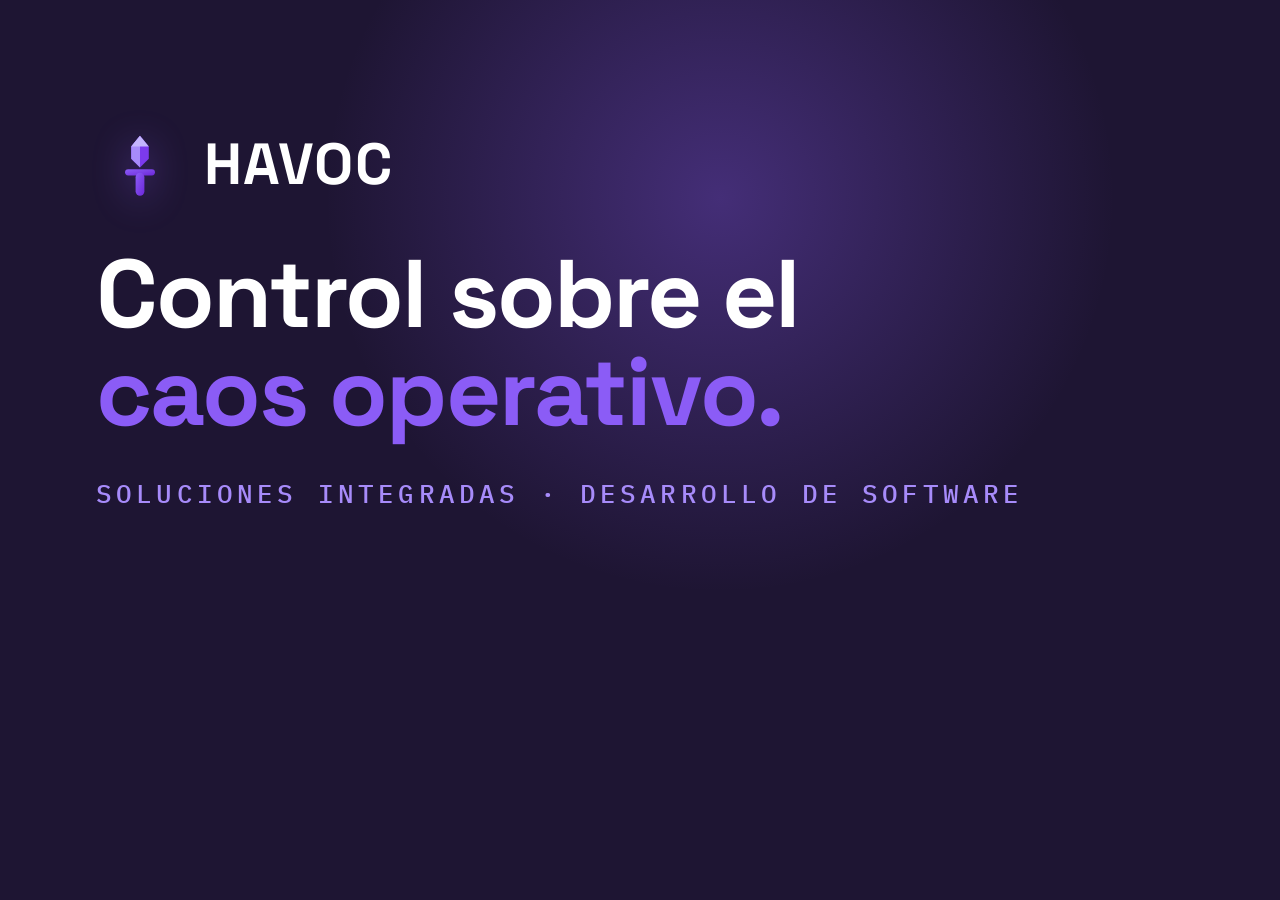
<file: docs/og.html>
<!DOCTYPE html>
<html lang="es">
<head>
<meta charset="UTF-8">
<link href="https://fonts.googleapis.com/css2?family=Space+Grotesk:wght@600;700&family=IBM+Plex+Mono:wght@500&display=swap" rel="stylesheet">
<style>
  * { margin:0; box-sizing:border-box; }
  html,body { width:1200px; height:630px; }
  body {
    position:relative; overflow:hidden;
    background:#1E1533; color:#fff;
    font-family:"Space Grotesk",sans-serif;
    display:flex; flex-direction:column; justify-content:center;
    padding:0 96px;
  }
  .glow {
    position:absolute; top:-40%; left:60%; width:900px; height:900px;
    transform:translateX(-50%);
    background:radial-gradient(circle, rgba(139,92,246,.35), transparent 62%);
  }
  .row { position:relative; display:flex; align-items:center; gap:20px; margin-bottom:38px; }
  svg { width:88px; height:88px; filter:drop-shadow(0 6px 18px rgba(139,92,246,.45)); }
  .name { font-weight:700; font-size:58px; letter-spacing:.02em; }
  h1 { position:relative; font-weight:700; font-size:96px; line-height:1.02; letter-spacing:-.02em; }
  h1 .accent { color:#8B5CF6; }
  .sub {
    position:relative; margin-top:34px;
    font-family:"IBM Plex Mono",monospace; font-weight:500;
    font-size:26px; letter-spacing:.16em; text-transform:uppercase; color:#A78BFA;
  }
</style>
</head>
<body>
  <div class="glow"></div>
  <div class="row">
    <svg viewBox="0 0 100 100">
      <defs><linearGradient id="s" x1="0" y1="0" x2="1" y2="1">
        <stop offset="0" stop-color="#8B5CF6"/><stop offset="1" stop-color="#6D28D9"/>
      </linearGradient></defs>
      <polygon points="50,18 40,30 40,44 50,54 60,44 60,30" fill="#7C3AED"/>
      <polygon points="50,18 40,30 40,44 50,54" fill="#A78BFA"/>
      <polygon points="50,18 40,30 60,30" fill="#C4B5FD"/>
      <rect x="33" y="56" width="34" height="7" rx="3.5" fill="url(#s)"/>
      <rect x="45" y="60" width="10" height="26" rx="5" fill="url(#s)"/>
    </svg>
    <span class="name">HAVOC</span>
  </div>
  <h1>Control sobre el<br><span class="accent">caos operativo.</span></h1>
  <p class="sub">Soluciones Integradas · Desarrollo de software</p>
</body>
</html>
</file>
<file: styles.css>
/* HAVOC landing — paleta y tipos del manual de marca v2 */
:root {
  --ciruela: #1E1533;
  --violeta: #8B5CF6;
  --violeta-hi: #A78BFA;
  --violeta-deep: #5B21B6;
  --tinta: #1B1424;
  --gris: #7C748B;
  --niebla: #F5F2FA;
  --blanco: #FFFFFF;
  --max: 1100px;
}

* { box-sizing: border-box; }

html { scroll-behavior: smooth; }

body {
  margin: 0;
  font-family: "Inter", system-ui, sans-serif;
  color: var(--tinta);
  background: var(--blanco);
  line-height: 1.6;
  -webkit-font-smoothing: antialiased;
}

h1, h2, h3, .brand-name {
  font-family: "Space Grotesk", "Inter", sans-serif;
  font-weight: 700;
  line-height: 1.1;
  letter-spacing: -0.01em;
}

.accent { color: var(--violeta); }

.wrap { max-width: var(--max); margin: 0 auto; padding: 0 24px; }

.mono-label {
  font-family: "IBM Plex Mono", monospace;
  font-size: 0.78rem;
  letter-spacing: 0.15em;
  text-transform: uppercase;
  color: var(--violeta);
  margin: 0 0 14px;
}

/* ---------- NAV ---------- */
.nav {
  position: sticky;
  top: 0;
  z-index: 50;
  display: flex;
  align-items: center;
  justify-content: space-between;
  padding: 14px 24px;
  background: rgba(30, 21, 51, 0.85);
  backdrop-filter: blur(10px);
  border-bottom: 1px solid rgba(139, 92, 246, 0.18);
}
.brand { display: flex; align-items: center; gap: 10px; text-decoration: none; }
.brand-mark { width: 30px; height: 30px; }
.brand-name { color: var(--blanco); font-size: 1.25rem; letter-spacing: 0.02em; }

.nav-links { display: flex; align-items: center; gap: 28px; }
.nav-links a {
  color: rgba(255, 255, 255, 0.82);
  text-decoration: none;
  font-size: 0.95rem;
  font-weight: 500;
  transition: color 0.15s;
}
.nav-links a:hover { color: var(--blanco); }
.nav-cta {
  padding: 8px 18px;
  border: 1px solid var(--violeta);
  border-radius: 999px;
  color: var(--violeta-hi) !important;
}
.nav-cta:hover { background: var(--violeta); color: var(--blanco) !important; }

.nav-toggle {
  display: none;
  flex-direction: column;
  gap: 5px;
  background: none;
  border: 0;
  cursor: pointer;
  padding: 6px;
}
.nav-toggle span {
  width: 24px; height: 2px;
  background: var(--blanco);
  transition: transform 0.2s, opacity 0.2s;
}

/* ---------- BUTTONS ---------- */
.btn {
  display: inline-block;
  padding: 14px 28px;
  border-radius: 999px;
  font-weight: 600;
  font-size: 1rem;
  text-decoration: none;
  transition: transform 0.15s, box-shadow 0.15s, background 0.15s;
}
.btn-primary {
  background: var(--violeta);
  color: var(--blanco);
  box-shadow: 0 8px 24px rgba(139, 92, 246, 0.35);
}
.btn-primary:hover { background: var(--violeta-deep); transform: translateY(-2px); }
.btn-ghost {
  border: 1px solid rgba(139, 92, 246, 0.5);
  color: var(--violeta);
}
.btn-ghost:hover { background: rgba(139, 92, 246, 0.08); }

/* ---------- HERO ---------- */
.hero {
  position: relative;
  background: var(--ciruela);
  color: var(--blanco);
  overflow: hidden;
  padding: 110px 24px 120px;
}
.hero-glow {
  position: absolute;
  top: -25%; left: 50%;
  width: 720px; height: 720px;
  transform: translateX(-50%);
  background: radial-gradient(circle, rgba(139, 92, 246, 0.28), transparent 62%);
  pointer-events: none;
}
.hero-inner { position: relative; max-width: 760px; margin: 0 auto; text-align: center; }
.hero-mark { width: 76px; height: 76px; margin-bottom: 20px; filter: drop-shadow(0 6px 18px rgba(139,92,246,0.4)); }
.eyebrow {
  font-family: "IBM Plex Mono", monospace;
  letter-spacing: 0.18em;
  text-transform: uppercase;
  font-size: 0.8rem;
  color: var(--violeta-hi);
  margin: 0 0 18px;
}
.hero h1 { font-size: clamp(2.4rem, 6vw, 4rem); margin: 0 0 22px; }
.lead { font-size: 1.15rem; color: rgba(255, 255, 255, 0.78); max-width: 600px; margin: 0 auto 34px; }
.hero-actions { display: flex; gap: 14px; justify-content: center; flex-wrap: wrap; }

/* ---------- BAND (statement) ---------- */
.band { background: var(--niebla); padding: 70px 0; }
.band-lead { max-width: 860px; }
.big-statement {
  font-family: "Space Grotesk", sans-serif;
  font-weight: 600;
  font-size: clamp(1.5rem, 3.5vw, 2.3rem);
  line-height: 1.25;
  letter-spacing: -0.01em;
  margin: 0;
}

/* ---------- SECTIONS ---------- */
.section { padding: 84px 0; }
.section-alt { background: var(--niebla); }
.section-title { font-size: clamp(1.7rem, 3.5vw, 2.4rem); margin: 0 0 44px; }

.grid { display: grid; gap: 20px; }
.grid-services { grid-template-columns: repeat(2, 1fr); }
.grid-values { grid-template-columns: repeat(3, 1fr); }
.grid-projects { grid-template-columns: repeat(2, 1fr); }

/* cards servicios */
.card {
  background: var(--blanco);
  border: 1px solid rgba(30, 21, 51, 0.08);
  border-radius: 16px;
  padding: 30px;
  transition: transform 0.18s, box-shadow 0.18s, border-color 0.18s;
}
.card:hover {
  transform: translateY(-4px);
  box-shadow: 0 16px 40px rgba(30, 21, 51, 0.1);
  border-color: rgba(139, 92, 246, 0.4);
}
.card h3 { font-size: 1.25rem; margin: 0 0 12px; }
.card p { margin: 0; color: var(--gris); }
.card-wide { grid-column: 1 / -1; }
.card-btn { margin-top: 20px; }
.section-alt .card { background: var(--blanco); }

/* valores */
.value { }
.value-num {
  font-family: "IBM Plex Mono", monospace;
  font-size: 1.6rem;
  color: var(--violeta);
  display: block;
  margin-bottom: 10px;
}
.value h3 { font-size: 1.3rem; margin: 0 0 10px; }
.value p { margin: 0; color: var(--gris); }

/* proyectos */
.project {
  border: 1px solid rgba(30, 21, 51, 0.1);
  border-left: 3px solid var(--violeta);
  border-radius: 12px;
  padding: 26px;
  background: var(--blanco);
}
.project-sector {
  font-family: "Space Grotesk", sans-serif;
  font-weight: 600;
  font-size: 1.15rem;
  margin: 0 0 8px;
}
.project-desc { margin: 0; color: var(--gris); }
.grid-sites { margin-bottom: 24px; grid-template-columns: repeat(3, 1fr); }
.site {
  display: flex;
  flex-direction: column;
  border: 1px solid rgba(30, 21, 51, 0.1);
  border-radius: 12px;
  overflow: hidden;
  background: var(--blanco);
  color: inherit;
  text-decoration: none;
  transition: border-color .2s, transform .2s;
}
.site:hover { border-color: var(--violeta); transform: translateY(-2px); }
.site img { display: block; width: 100%; height: auto; aspect-ratio: 16 / 10; object-fit: cover; border-bottom: 1px solid rgba(30, 21, 51, 0.1); }
.site-body { display: flex; flex-direction: column; padding: 22px 26px 26px; }
.site .project-sector, .site .project-desc { display: block; }
.site-link {
  margin-top: 14px;
  font-family: "IBM Plex Mono", monospace;
  font-size: 0.85rem;
  color: var(--violeta-deep);
}
.projects-note {
  font-family: "IBM Plex Mono", monospace;
  font-size: 0.78rem;
  color: var(--gris);
  margin-top: 24px;
}

/* ---------- CONTACTO ---------- */
.section-contact { background: var(--ciruela); color: var(--blanco); text-align: center; }
.contact-inner { max-width: 640px; }
.section-contact .section-title { color: var(--blanco); }
.contact-lead { color: rgba(255, 255, 255, 0.78); font-size: 1.1rem; margin: 0 0 30px; }
.contact-actions { display: flex; gap: 14px; justify-content: center; flex-wrap: wrap; margin-bottom: 28px; }
.section-contact .btn-ghost { color: var(--violeta-hi); border-color: rgba(139,92,246,0.6); }
.contact-loc { color: var(--gris); margin: 0; }

/* ---------- FOOTER ---------- */
.footer { background: var(--tinta); color: rgba(255,255,255,0.7); padding: 40px 0; }
.footer-inner { display: flex; align-items: center; justify-content: space-between; gap: 20px; flex-wrap: wrap; }
.footer .brand-name { font-size: 1.1rem; }
.footer-links { display: flex; gap: 22px; flex-wrap: wrap; }
.footer-links a { color: rgba(255,255,255,0.7); text-decoration: none; font-size: 0.9rem; }
.footer-links a:hover { color: var(--blanco); }
.footer-legal { font-size: 0.85rem; margin: 0; }

/* ---------- RESPONSIVE ---------- */
@media (max-width: 760px) {
  .nav-toggle { display: flex; }
  .nav-links {
    position: absolute;
    top: 100%; left: 0; right: 0;
    flex-direction: column;
    align-items: flex-start;
    gap: 4px;
    padding: 16px 24px 24px;
    background: var(--ciruela);
    border-bottom: 1px solid rgba(139, 92, 246, 0.18);
    display: none;
  }
  .nav-links.open { display: flex; }
  .nav-links a { padding: 10px 0; width: 100%; }
  .nav-cta { display: inline-block; margin-top: 6px; }

  .grid-services, .grid-values, .grid-projects { grid-template-columns: 1fr; }
  .card-wide { grid-column: auto; }
  .footer-inner { flex-direction: column; align-items: flex-start; }
}
</file>
